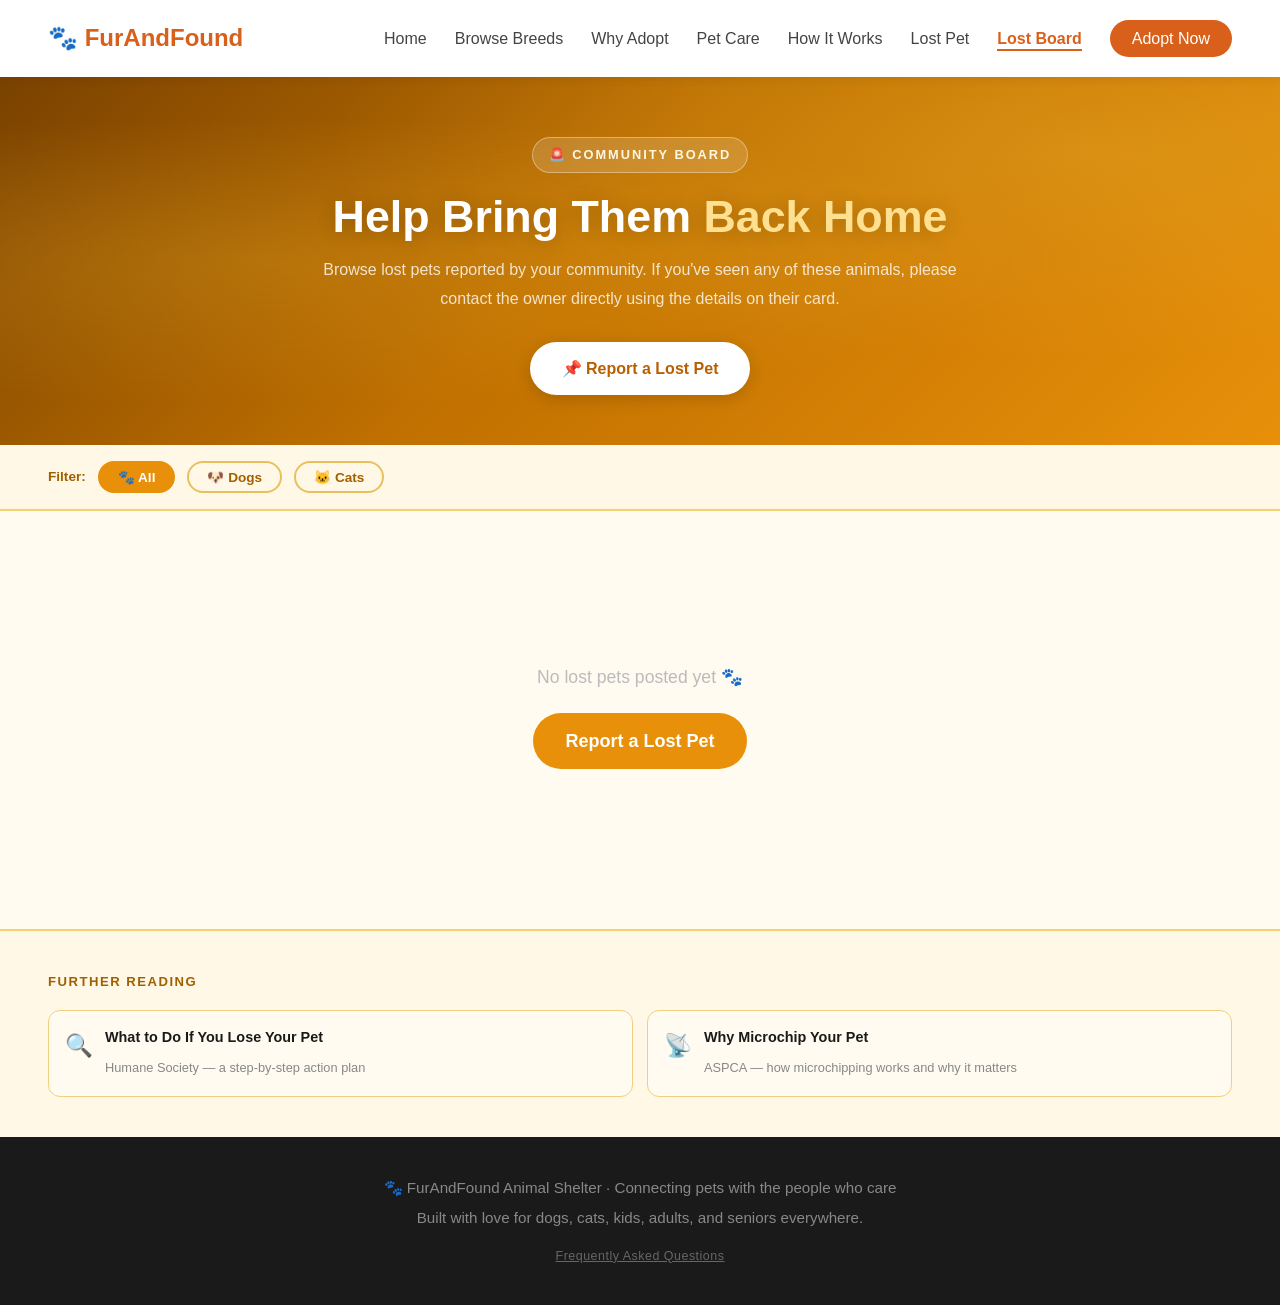
<file: board.html>
<!DOCTYPE html>
<html lang="en">
<head>
  <meta charset="UTF-8" />
  <meta name="viewport" content="width=device-width, initial-scale=1.0" />
  <title>FurAndFound — Lost Pet Board</title>
  <meta name="description" content="Community lost pet board — help reunite lost animals with their families." />
  <link rel="stylesheet" href="style.css" />
  <style>
    body { background: #fffbf0; }

    /* HERO */
    #board-hero {
      background: linear-gradient(135deg, #7a4200 0%, #c07000 45%, #e8900a 100%);
      padding: 60px 48px 50px;
      text-align: center;
      position: relative;
      overflow: hidden;
    }

    #board-hero::before {
      content: '';
      position: absolute;
      inset: 0;
      background:
        radial-gradient(ellipse at 20% 50%, rgba(255,200,50,0.20) 0%, transparent 55%),
        radial-gradient(ellipse at 85% 20%, rgba(255,240,100,0.15) 0%, transparent 50%);
      pointer-events: none;
    }

    #board-hero .hero-inner {
      position: relative;
      z-index: 1;
      max-width: 680px;
      margin: 0 auto;
    }

    #board-hero .hero-tag {
      display: inline-block;
      background: rgba(255,255,255,0.15);
      border: 1px solid rgba(255,255,255,0.35);
      color: #fff8e0;
      font-size: 0.8rem;
      font-weight: 700;
      letter-spacing: 2px;
      text-transform: uppercase;
      padding: 6px 16px;
      border-radius: 20px;
      margin-bottom: 18px;
    }

    #board-hero h1 {
      font-size: 2.8rem;
      color: #fff;
      line-height: 1.15;
      margin-bottom: 14px;
      text-shadow: 0 2px 20px rgba(0,0,0,0.2);
    }

    #board-hero h1 em { font-style: normal; color: #ffe090; }

    #board-hero p {
      font-size: 1rem;
      color: rgba(255,255,255,0.8);
      line-height: 1.8;
      margin-bottom: 28px;
    }

    #board-hero .hero-btn {
      display: inline-block;
      background: #fff;
      color: #b86000;
      padding: 13px 32px;
      border-radius: 32px;
      font-weight: 800;
      font-size: 1rem;
      text-decoration: none;
      box-shadow: 0 4px 16px rgba(0,0,0,0.15);
      transition: transform 0.15s, box-shadow 0.15s;
    }

    #board-hero .hero-btn:hover {
      transform: translateY(-2px);
      box-shadow: 0 8px 24px rgba(0,0,0,0.2);
    }

    /* FILTER BAR */
    .filter-bar {
      background: #fff8e6;
      border-bottom: 2px solid #f5d070;
      padding: 16px 48px;
      display: flex;
      align-items: center;
      gap: 12px;
      flex-wrap: wrap;
    }

    .filter-bar span {
      font-size: 0.85rem;
      font-weight: 700;
      color: #a06000;
    }

    .filter-pill {
      background: transparent;
      border: 2px solid #e8c060;
      color: #a06000;
      padding: 6px 18px;
      border-radius: 20px;
      font-size: 0.85rem;
      font-weight: 700;
      cursor: pointer;
      font-family: inherit;
      transition: all 0.2s;
    }

    .filter-pill:hover,
    .filter-pill.active {
      background: #e8900a;
      border-color: #e8900a;
      color: #fff;
    }

    /* BOARD */
    #board-wrap {
      max-width: 1140px;
      margin: 0 auto;
      padding: 48px 48px 80px;
    }

    .board-count {
      font-size: 0.88rem;
      color: #a06000;
      font-weight: 700;
      margin-bottom: 24px;
    }

    .board-grid {
      display: grid;
      grid-template-columns: repeat(auto-fill, minmax(260px, 1fr));
      gap: 24px;
    }

    .board-card {
      background: #fff;
      border-radius: 16px;
      overflow: hidden;
      box-shadow: 0 4px 20px rgba(200,130,0,0.10);
      border-top: 4px solid #e8900a;
      display: flex;
      flex-direction: column;
      transition: transform 0.2s, box-shadow 0.2s;
    }

    .board-card:hover {
      transform: translateY(-4px);
      box-shadow: 0 8px 32px rgba(200,130,0,0.18);
    }

    .board-card-photo {
      width: 100%;
      height: 180px;
      object-fit: cover;
    }

    .board-card-photo-placeholder {
      width: 100%;
      height: 180px;
      background: #ffedc0;
      display: flex;
      align-items: center;
      justify-content: center;
      font-size: 3.5rem;
    }

    .board-card-body {
      padding: 18px 20px;
      flex: 1;
      display: flex;
      flex-direction: column;
      gap: 6px;
    }

    .board-card-status {
      font-size: 0.72rem;
      font-weight: 800;
      letter-spacing: 2px;
      text-transform: uppercase;
      color: #e8900a;
    }

    .board-card-name {
      font-size: 1.3rem;
      font-weight: 800;
      color: #1a1a1a;
    }

    .board-card-meta {
      font-size: 0.86rem;
      color: #666;
      line-height: 1.7;
    }

    .board-card-reward {
      background: #ffedc0;
      color: #a06000;
      font-weight: 800;
      font-size: 0.88rem;
      padding: 6px 12px;
      border-radius: 8px;
      margin-top: 4px;
      display: inline-block;
    }

    .board-card-contact {
      font-size: 0.9rem;
      font-weight: 700;
      color: #e8900a;
      margin-top: 6px;
    }

    .board-card-date {
      font-size: 0.75rem;
      color: #ccc;
      margin-top: 4px;
    }

    .board-card-footer {
      padding: 12px 20px;
      border-top: 1px solid #fde8a0;
      display: flex;
      gap: 8px;
    }

    .btn-found {
      flex: 1;
      background: #4a9a6a;
      color: #fff;
      border: none;
      border-radius: 20px;
      padding: 9px;
      font-size: 0.85rem;
      font-weight: 700;
      cursor: pointer;
      transition: background 0.2s;
    }

    .btn-found:hover { background: #357a52; }

    .btn-share-post {
      background: transparent;
      border: 1.5px solid #e8c060;
      color: #a06000;
      border-radius: 20px;
      padding: 9px 14px;
      font-size: 0.85rem;
      font-weight: 700;
      cursor: pointer;
      transition: all 0.2s;
    }

    .btn-share-post:hover {
      background: #ffedc0;
    }

    .board-empty {
      grid-column: 1 / -1;
      text-align: center;
      padding: 80px 20px;
      color: #bbb;
    }

    .board-empty p { font-size: 1.1rem; margin-bottom: 20px; }

    .board-empty a {
      background: #e8900a;
      color: #fff;
      padding: 13px 32px;
      border-radius: 32px;
      text-decoration: none;
      font-weight: 700;
      display: inline-block;
      transition: background 0.2s;
    }

    .board-empty a:hover { background: #c07000; }

    /* RESPONSIVE */
    @media (max-width: 860px) {
      #board-hero { padding: 48px 24px 40px; }
      #board-hero h1 { font-size: 2rem; }
      #board-wrap { padding: 32px 24px 60px; }
      .filter-bar { padding: 14px 24px; }
    }

    @media (max-width: 520px) {
      .board-grid { grid-template-columns: 1fr; }
    }
  </style>
</head>
<body>

  <nav>
    <a href="index.html" class="nav-logo">🐾 FurAndFound</a>
    <ul class="nav-links">
      <li><a href="index.html">Home</a></li>
      <li><a href="meet.html">Browse Breeds</a></li>
      <li><a href="why.html">Why Adopt</a></li>
      <li><a href="care.html">Pet Care</a></li>
      <li><a href="how.html">How It Works</a></li>
      <li><a href="lost.html">Lost Pet</a></li>
      <li><a href="board.html" class="nav-active">Lost Board</a></li>
      <li><a href="https://www.petfinder.com" target="_blank" rel="noopener" class="nav-btn">Adopt Now</a></li>
    </ul>
  </nav>

  <!-- HERO -->
  <div id="board-hero">
    <div class="hero-inner">
      <span class="hero-tag">🚨 Community Board</span>
      <h1>Help Bring Them <em>Back Home</em></h1>
      <p>Browse lost pets reported by your community. If you've seen any of these animals, please contact the owner directly using the details on their card.</p>
      <a href="lost.html" class="hero-btn">📌 Report a Lost Pet</a>
    </div>
  </div>

  <!-- FILTER BAR -->
  <div class="filter-bar">
    <span>Filter:</span>
    <button class="filter-pill active" onclick="filterBoard('all', this)">🐾 All</button>
    <button class="filter-pill" onclick="filterBoard('Dog', this)">🐶 Dogs</button>
    <button class="filter-pill" onclick="filterBoard('Cat', this)">🐱 Cats</button>
  </div>

  <!-- BOARD -->
  <div id="board-wrap">
    <div class="board-count" id="board-count"></div>
    <div class="board-grid" id="board-grid"></div>
  </div>

  <div class="further-reading" style="background:#fff8e6; border-top-color:#f5d070;">
    <h4 style="color:#a06000;">Further Reading</h4>
    <div class="further-reading-grid">
      <a href="https://www.humanesociety.org/resources/what-do-if-you-lose-your-pet" target="_blank" rel="noopener" class="further-reading-card" style="border-color:#f0d080; background:#fffbf0;">
        <span class="fr-icon">🔍</span>
        <div class="fr-text"><strong>What to Do If You Lose Your Pet</strong><span>Humane Society — a step-by-step action plan</span></div>
      </a>
      <a href="https://www.aspca.org/pet-care/general-pet-care/microchipping-your-pet" target="_blank" rel="noopener" class="further-reading-card" style="border-color:#f0d080; background:#fffbf0;">
        <span class="fr-icon">📡</span>
        <div class="fr-text"><strong>Why Microchip Your Pet</strong><span>ASPCA — how microchipping works and why it matters</span></div>
      </a>
    </div>
  </div>

  <footer>
    <p>🐾 FurAndFound Animal Shelter · Connecting pets with the people who care</p>
    <p>Built with love for dogs, cats, kids, adults, and seniors everywhere.</p>
    <p style="margin-top:10px; font-size:0.78rem;"><a href="faq.html" style="color:#666; text-decoration:underline; letter-spacing:0.5px;">Frequently Asked Questions</a></p>
  </footer>

  <script>
    let currentFilter = 'all';

    function filterBoard(type, btn) {
      currentFilter = type;
      document.querySelectorAll('.filter-pill').forEach(b => b.classList.remove('active'));
      btn.classList.add('active');
      renderBoard();
    }

    function markFound(id) {
      let posts = JSON.parse(localStorage.getItem('lostPetBoard') || '[]');
      posts = posts.filter(p => p.id !== id);
      localStorage.setItem('lostPetBoard', JSON.stringify(posts));
      renderBoard();
      alert('🎉 Amazing news! So glad they\'re home safe. Poster removed from the board.');
    }

    function shareCard(id) {
      const posts = JSON.parse(localStorage.getItem('lostPetBoard') || '[]');
      const p = posts.find(x => x.id === id);
      if (!p) return;
      const text = `🚨 LOST ${p.type.toUpperCase()}: ${p.name} — Last seen: ${p.location}. Contact: ${p.contact}`;
      navigator.clipboard.writeText(text).then(() => alert('📋 Copied to clipboard! Paste it anywhere to share.'));
    }

    function renderBoard() {
      const posts = JSON.parse(localStorage.getItem('lostPetBoard') || '[]');
      const filtered = currentFilter === 'all' ? posts : posts.filter(p => p.type === currentFilter);
      const grid = document.getElementById('board-grid');
      const count = document.getElementById('board-count');

      if (filtered.length === 0) {
        count.textContent = '';
        grid.innerHTML = `
          <div class="board-empty">
            <p>No lost pets posted yet${currentFilter !== 'all' ? ' for this filter' : ''} 🐾</p>
            <a href="lost.html">Report a Lost Pet</a>
          </div>`;
        return;
      }

      count.textContent = `${filtered.length} lost pet${filtered.length !== 1 ? 's' : ''} reported`;
      grid.innerHTML = filtered.map(p => `
        <div class="board-card">
          ${p.photo
            ? `<img class="board-card-photo" src="${p.photo}" alt="${p.name}" />`
            : `<div class="board-card-photo-placeholder">${p.type === 'Dog' ? '🐶' : p.type === 'Cat' ? '🐱' : '🐾'}</div>`}
          <div class="board-card-body">
            <div class="board-card-status">🚨 Lost ${p.type}</div>
            <div class="board-card-name">${p.name}</div>
            <div class="board-card-meta">
              ${p.breed ? `<strong>Breed:</strong> ${p.breed}<br>` : ''}
              ${p.color ? `<strong>Colour:</strong> ${p.color}<br>` : ''}
              <strong>Last seen:</strong> ${p.location}${p.date ? ' · ' + p.date : ''}
              ${p.desc ? `<br>${p.desc}` : ''}
            </div>
            ${p.reward ? `<span class="board-card-reward">💰 $${p.reward} Reward</span>` : ''}
            <div class="board-card-contact">📞 ${p.contact}</div>
            <div class="board-card-date">Posted ${p.postedAt}</div>
          </div>
          <div class="board-card-footer">
            <button class="btn-found" onclick="markFound(${p.id})">🎉 Found!</button>
            <button class="btn-share-post" onclick="shareCard(${p.id})">📋 Copy</button>
          </div>
        </div>
      `).join('');
    }

    renderBoard();
  </script>

</body>
</html>
</file>
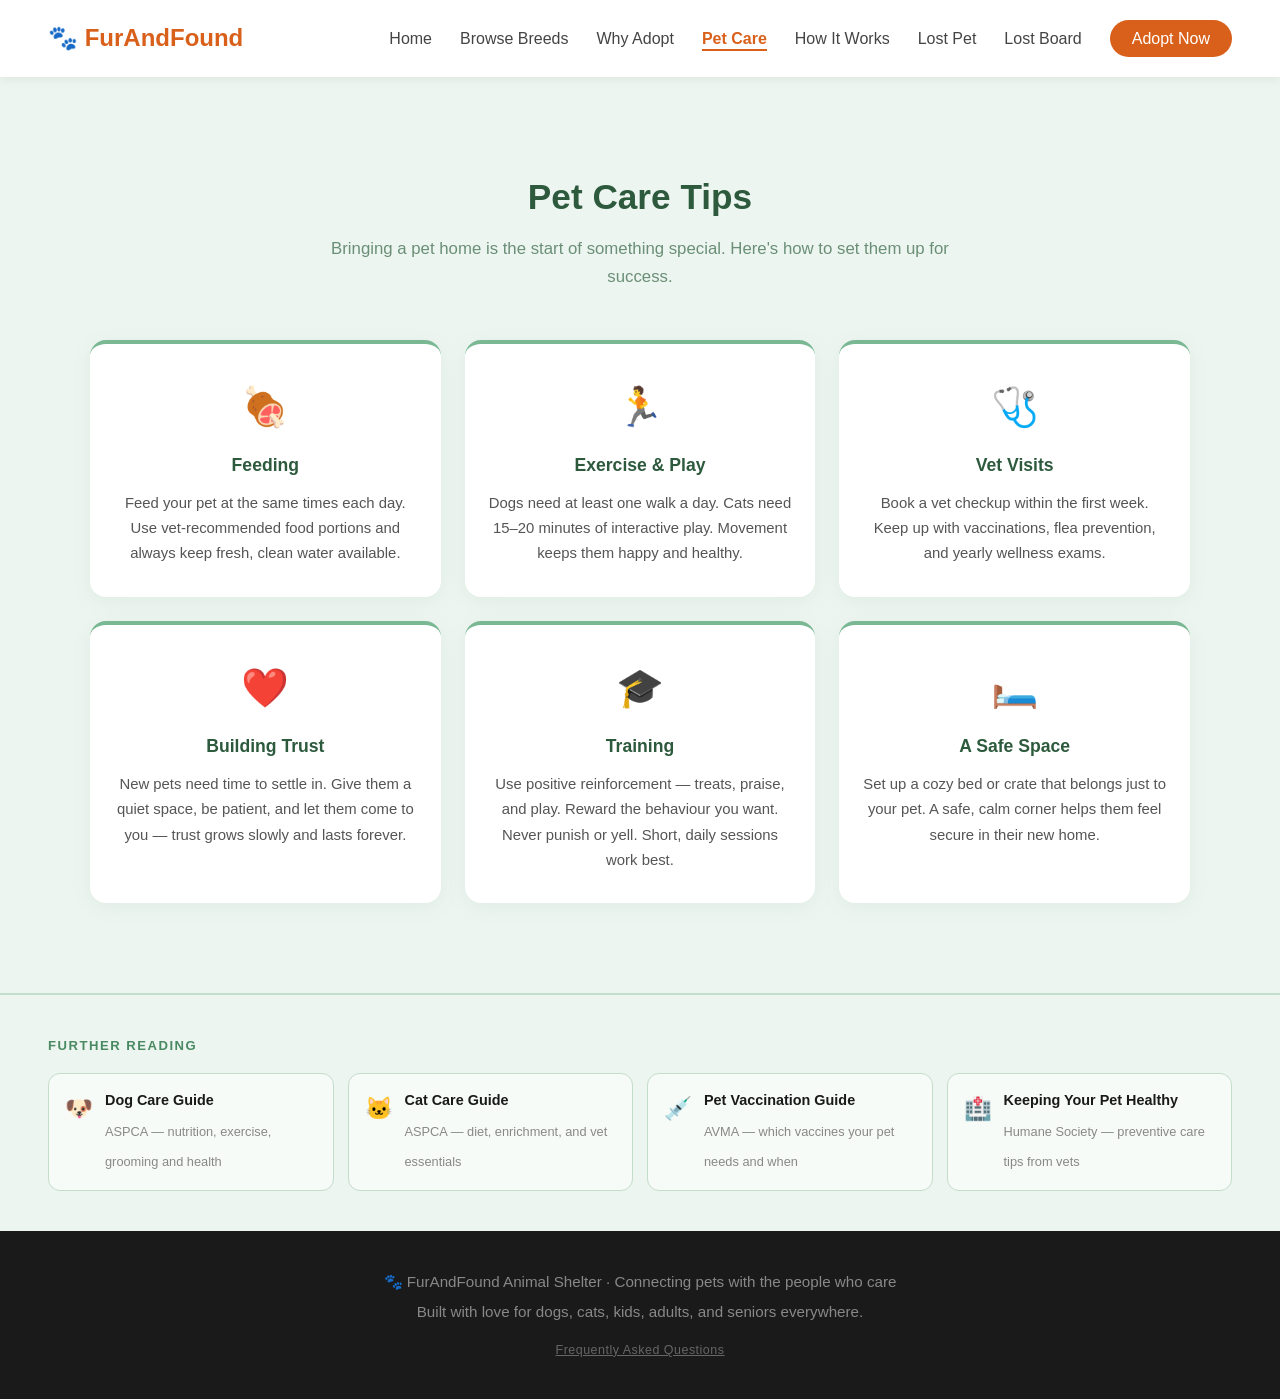
<file: care.html>
<!DOCTYPE html>
<html lang="en">
<head>
  <meta charset="UTF-8" />
  <meta name="viewport" content="width=device-width, initial-scale=1.0" />
  <title>FurAndFound — Pet Care</title>
  <meta name="description" content="Essential pet care tips for new owners — feeding, exercise, vet visits, training, and building trust with your adopted animal." />
  <link rel="stylesheet" href="style.css" />
  <style>
    /* ── Care page: sage green / warm cream theme ── */
    body { background: #f7fbf8; }

    section { background: #f7fbf8; }
    section:nth-child(even) { background: #edf5f0; }

    h2 { color: #2d5a3d; }

    .section-sub { color: #6a8f76; }

    .tip-card {
      background: #fff;
      border-top: 4px solid #7ab893;
      box-shadow: 0 4px 20px rgba(80,140,100,0.08);
    }
    .tip-card:hover {
      transform: translateY(-4px);
      box-shadow: 0 8px 28px rgba(80,140,100,0.14);
      border-top-color: #4a8a63;
    }
    .tip-card h3 { color: #2d5a3d; }

    .further-reading {
      background: #edf5f0;
      border-top-color: #c2ddc9;
    }
    .further-reading h4 { color: #4a8a63; }
    .further-reading-card { border-color: #c2ddc9; background: #f7fbf8; }
    .further-reading-card:hover { border-color: #4a8a63; box-shadow: 0 2px 12px rgba(74,138,99,0.12); }
  </style>
</head>
<body>

  <nav>
    <a href="index.html" class="nav-logo">🐾 FurAndFound</a>
    <ul class="nav-links">
      <li><a href="index.html">Home</a></li>
      <li><a href="meet.html">Browse Breeds</a></li>
      <li><a href="why.html">Why Adopt</a></li>
      <li><a href="care.html" class="nav-active">Pet Care</a></li>
      <li><a href="how.html">How It Works</a></li>
      <li><a href="lost.html">Lost Pet</a></li>
      <li><a href="board.html">Lost Board</a></li>
      <li><a href="https://www.petfinder.com" target="_blank" rel="noopener" class="nav-btn">Adopt Now</a></li>
    </ul>
  </nav>

  <section>
    <h2>Pet Care Tips</h2>
    <p class="section-sub">Bringing a pet home is the start of something special. Here's how to set them up for success.</p>

    <div class="tips-grid">

      <div class="tip-card">
        <div class="tip-icon">🍖</div>
        <h3>Feeding</h3>
        <p>Feed your pet at the same times each day. Use vet-recommended food portions and always keep fresh, clean water available.</p>
      </div>

      <div class="tip-card">
        <div class="tip-icon">🏃</div>
        <h3>Exercise &amp; Play</h3>
        <p>Dogs need at least one walk a day. Cats need 15–20 minutes of interactive play. Movement keeps them happy and healthy.</p>
      </div>

      <div class="tip-card">
        <div class="tip-icon">🩺</div>
        <h3>Vet Visits</h3>
        <p>Book a vet checkup within the first week. Keep up with vaccinations, flea prevention, and yearly wellness exams.</p>
      </div>

      <div class="tip-card">
        <div class="tip-icon">❤️</div>
        <h3>Building Trust</h3>
        <p>New pets need time to settle in. Give them a quiet space, be patient, and let them come to you — trust grows slowly and lasts forever.</p>
      </div>

      <div class="tip-card">
        <div class="tip-icon">🎓</div>
        <h3>Training</h3>
        <p>Use positive reinforcement — treats, praise, and play. Reward the behaviour you want. Never punish or yell. Short, daily sessions work best.</p>
      </div>

      <div class="tip-card">
        <div class="tip-icon">🛏️</div>
        <h3>A Safe Space</h3>
        <p>Set up a cozy bed or crate that belongs just to your pet. A safe, calm corner helps them feel secure in their new home.</p>
      </div>

    </div>
  </section>

  <div class="further-reading">
    <h4>Further Reading</h4>
    <div class="further-reading-grid">
      <a href="https://www.aspca.org/pet-care/dog-care" target="_blank" rel="noopener" class="further-reading-card">
        <span class="fr-icon">🐶</span>
        <div class="fr-text"><strong>Dog Care Guide</strong><span>ASPCA — nutrition, exercise, grooming and health</span></div>
      </a>
      <a href="https://www.aspca.org/pet-care/cat-care" target="_blank" rel="noopener" class="further-reading-card">
        <span class="fr-icon">🐱</span>
        <div class="fr-text"><strong>Cat Care Guide</strong><span>ASPCA — diet, enrichment, and vet essentials</span></div>
      </a>
      <a href="https://www.avma.org/resources-tools/pet-owners/petcare/vaccination" target="_blank" rel="noopener" class="further-reading-card">
        <span class="fr-icon">💉</span>
        <div class="fr-text"><strong>Pet Vaccination Guide</strong><span>AVMA — which vaccines your pet needs and when</span></div>
      </a>
      <a href="https://www.humanesociety.org/resources/how-keep-your-pet-healthy" target="_blank" rel="noopener" class="further-reading-card">
        <span class="fr-icon">🏥</span>
        <div class="fr-text"><strong>Keeping Your Pet Healthy</strong><span>Humane Society — preventive care tips from vets</span></div>
      </a>
    </div>
  </div>

  <footer>
    <p>🐾 FurAndFound Animal Shelter · Connecting pets with the people who care</p>
    <p>Built with love for dogs, cats, kids, adults, and seniors everywhere.</p>
    <p style="margin-top:10px; font-size:0.78rem;"><a href="faq.html" style="color:#666; text-decoration:underline; letter-spacing:0.5px;">Frequently Asked Questions</a></p>
  </footer>

</body>
</html>
</file>
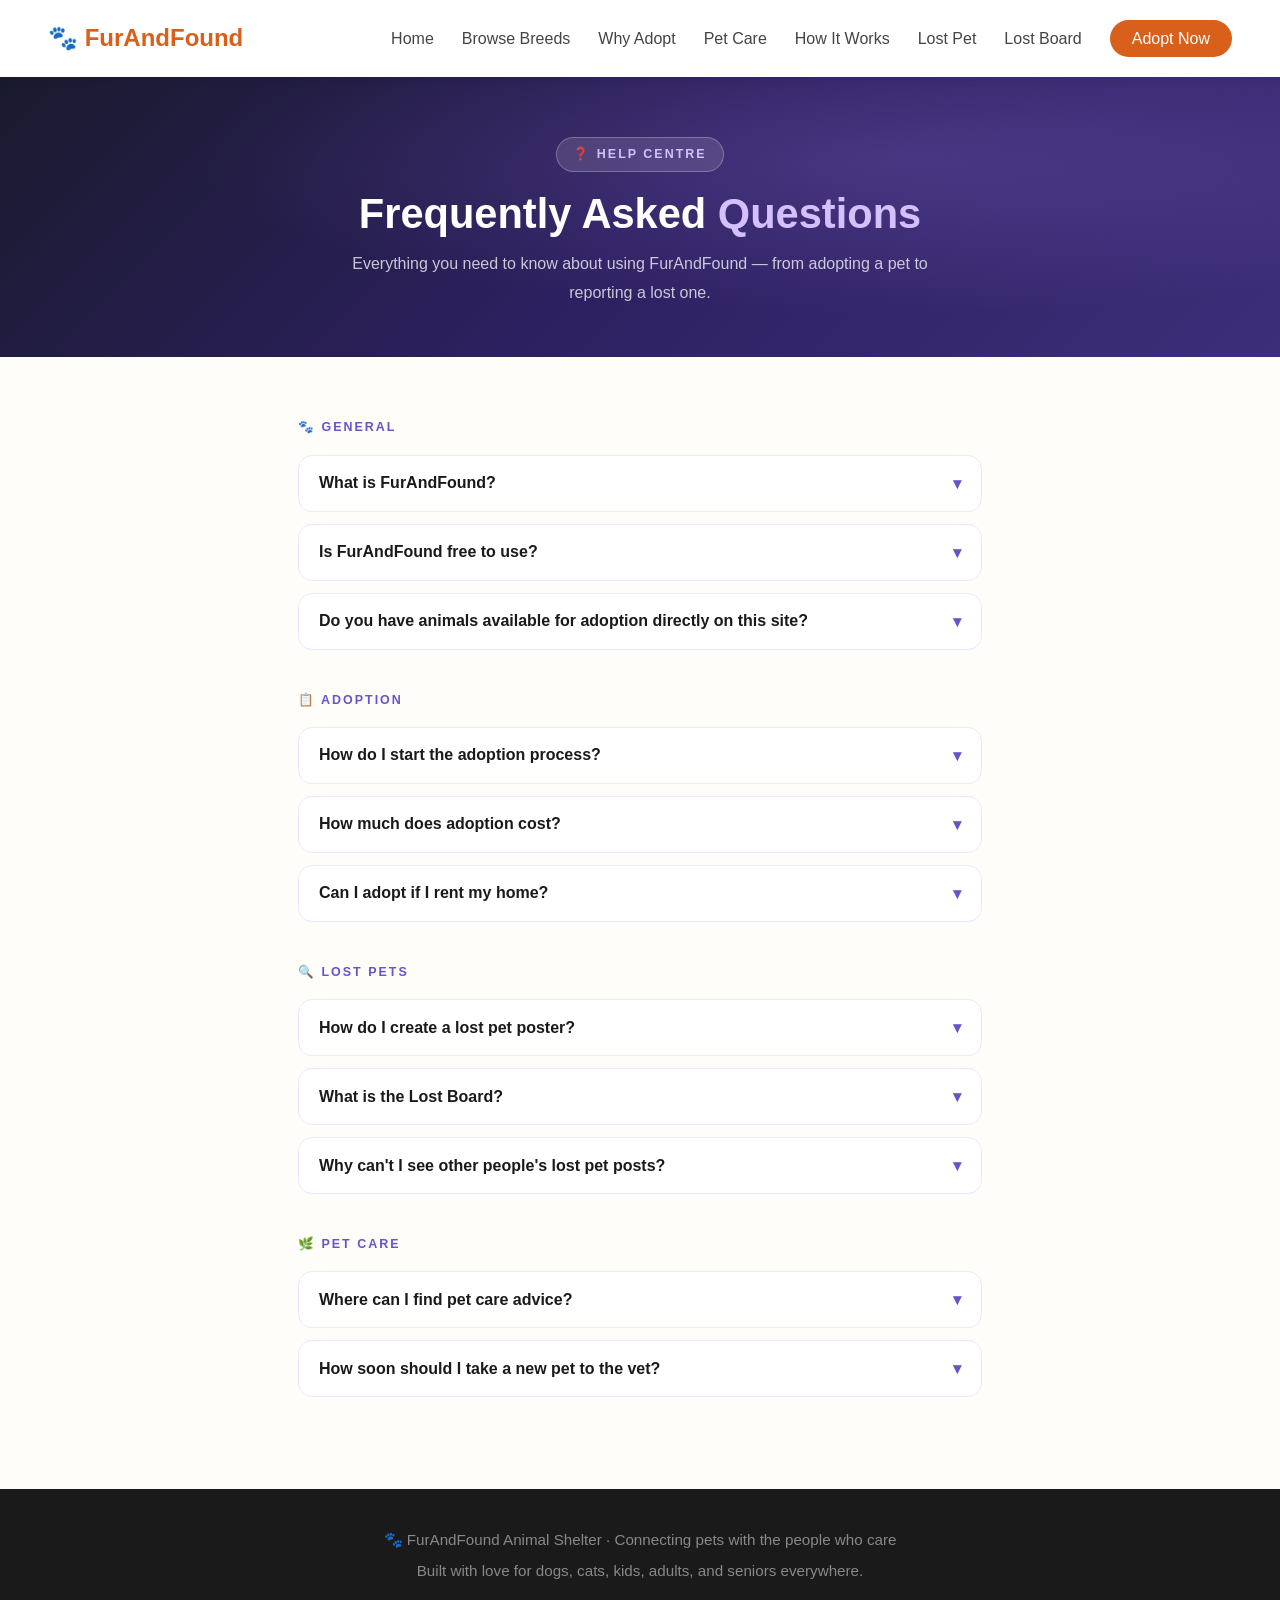
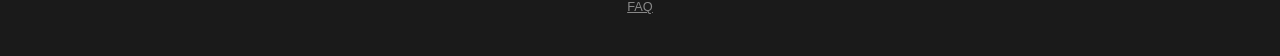
<file: faq.html>
<!DOCTYPE html>
<html lang="en">
<head>
  <meta charset="UTF-8" />
  <meta name="viewport" content="width=device-width, initial-scale=1.0" />
  <title>FurAndFound — FAQ</title>
  <meta name="description" content="Frequently asked questions about FurAndFound — adoption, lost pets, the community board, and more." />
  <link rel="stylesheet" href="style.css" />
  <style>
    body { background: #fffdf9; }

    #faq-hero {
      background: linear-gradient(135deg, #1a1a2e 0%, #2d2060 50%, #3d2e7a 100%);
      padding: 60px 48px 50px;
      text-align: center;
      position: relative;
      overflow: hidden;
    }

    #faq-hero::before {
      content: '';
      position: absolute;
      inset: 0;
      background: radial-gradient(ellipse at 70% 30%, rgba(180,140,255,0.18) 0%, transparent 55%);
      pointer-events: none;
    }

    #faq-hero .inner { position: relative; z-index: 1; max-width: 620px; margin: 0 auto; }

    #faq-hero .tag {
      display: inline-block;
      background: rgba(255,255,255,0.12);
      border: 1px solid rgba(255,255,255,0.25);
      color: #d4c0ff;
      font-size: 0.78rem;
      font-weight: 700;
      letter-spacing: 2px;
      text-transform: uppercase;
      padding: 6px 16px;
      border-radius: 20px;
      margin-bottom: 18px;
    }

    #faq-hero h1 { font-size: 2.6rem; color: #fff; margin-bottom: 12px; }
    #faq-hero h1 em { font-style: normal; color: #d4c0ff; }
    #faq-hero p { color: rgba(255,255,255,0.75); font-size: 1rem; line-height: 1.8; }

    #faq-wrap {
      max-width: 780px;
      margin: 0 auto;
      padding: 60px 48px 80px;
    }

    .faq-category {
      font-size: 0.78rem;
      font-weight: 800;
      letter-spacing: 2px;
      text-transform: uppercase;
      color: #6a52c8;
      margin: 40px 0 16px;
    }

    .faq-category:first-child { margin-top: 0; }

    .faq-item {
      border: 1.5px solid #ede8ff;
      border-radius: 14px;
      margin-bottom: 12px;
      overflow: hidden;
      background: #fff;
      transition: box-shadow 0.2s;
    }

    .faq-item:hover { box-shadow: 0 4px 16px rgba(106,82,200,0.10); }

    .faq-question {
      width: 100%;
      background: none;
      border: none;
      text-align: left;
      padding: 18px 20px;
      font-size: 1rem;
      font-weight: 700;
      color: #1a1a1a;
      cursor: pointer;
      display: flex;
      justify-content: space-between;
      align-items: center;
      font-family: inherit;
      gap: 12px;
    }

    .faq-question:hover { color: #6a52c8; }

    .faq-chevron {
      font-size: 1rem;
      color: #6a52c8;
      transition: transform 0.25s;
      flex-shrink: 0;
    }

    .faq-item.open .faq-chevron { transform: rotate(180deg); }

    .faq-answer {
      display: none;
      padding: 0 20px 18px;
      font-size: 0.95rem;
      color: #555;
      line-height: 1.8;
      border-top: 1px solid #ede8ff;
    }

    .faq-item.open .faq-answer { display: block; }

    .faq-answer a { color: #6a52c8; }

    @media (max-width: 700px) {
      #faq-hero { padding: 48px 24px 40px; }
      #faq-hero h1 { font-size: 2rem; }
      #faq-wrap { padding: 40px 20px 60px; }
    }
  </style>
</head>
<body>

  <nav>
    <a href="index.html" class="nav-logo">🐾 FurAndFound</a>
    <ul class="nav-links">
      <li><a href="index.html">Home</a></li>
      <li><a href="meet.html">Browse Breeds</a></li>
      <li><a href="why.html">Why Adopt</a></li>
      <li><a href="care.html">Pet Care</a></li>
      <li><a href="how.html">How It Works</a></li>
      <li><a href="lost.html">Lost Pet</a></li>
      <li><a href="board.html">Lost Board</a></li>
      <li><a href="https://www.petfinder.com" target="_blank" rel="noopener" class="nav-btn">Adopt Now</a></li>
    </ul>
  </nav>

  <div id="faq-hero">
    <div class="inner">
      <span class="tag">❓ Help Centre</span>
      <h1>Frequently Asked <em>Questions</em></h1>
      <p>Everything you need to know about using FurAndFound — from adopting a pet to reporting a lost one.</p>
    </div>
  </div>

  <div id="faq-wrap">

    <div class="faq-category">🐾 General</div>

    <div class="faq-item">
      <button class="faq-question" onclick="toggleFaq(this)">
        What is FurAndFound? <span class="faq-chevron">▾</span>
      </button>
      <div class="faq-answer">
        FurAndFound is a community website that helps connect shelter animals with loving homes. We link to trusted organisations like Petfinder, the ASPCA, and the Humane Society where you can adopt, volunteer, or donate.
      </div>
    </div>

    <div class="faq-item">
      <button class="faq-question" onclick="toggleFaq(this)">
        Is FurAndFound free to use? <span class="faq-chevron">▾</span>
      </button>
      <div class="faq-answer">
        Yes — completely free. There are no fees, no sign-ups required, and no ads. Everything on this site is here to help animals find homes.
      </div>
    </div>

    <div class="faq-item">
      <button class="faq-question" onclick="toggleFaq(this)">
        Do you have animals available for adoption directly on this site? <span class="faq-chevron">▾</span>
      </button>
      <div class="faq-answer">
        No — we don't house animals ourselves. We link directly to Petfinder where you can search real animals available near you. Every "Adopt Now" button takes you to Petfinder's listings.
      </div>
    </div>

    <div class="faq-category">📋 Adoption</div>

    <div class="faq-item">
      <button class="faq-question" onclick="toggleFaq(this)">
        How do I start the adoption process? <span class="faq-chevron">▾</span>
      </button>
      <div class="faq-answer">
        Head to our <a href="how.html">How It Works</a> page for a full step-by-step guide. In short: search on Petfinder, contact the shelter, submit an application, and bring your new pet home.
      </div>
    </div>

    <div class="faq-item">
      <button class="faq-question" onclick="toggleFaq(this)">
        How much does adoption cost? <span class="faq-chevron">▾</span>
      </button>
      <div class="faq-answer">
        Adoption fees typically range from $0 to $500 depending on the shelter and animal. The fee usually covers vaccinations, microchipping, and spay/neuter surgery — far less than buying from a breeder.
      </div>
    </div>

    <div class="faq-item">
      <button class="faq-question" onclick="toggleFaq(this)">
        Can I adopt if I rent my home? <span class="faq-chevron">▾</span>
      </button>
      <div class="faq-answer">
        Yes, but you'll need your landlord's permission and may need to provide their contact details on your adoption application. Check your lease first — some buildings have pet size or breed restrictions.
      </div>
    </div>

    <div class="faq-category">🔍 Lost Pets</div>

    <div class="faq-item">
      <button class="faq-question" onclick="toggleFaq(this)">
        How do I create a lost pet poster? <span class="faq-chevron">▾</span>
      </button>
      <div class="faq-answer">
        Go to our <a href="lost.html">Lost Pet</a> page, fill in your pet's details, upload a photo, and click Generate Poster. You can then print it or share it across social media, WhatsApp, SMS, and more.
      </div>
    </div>

    <div class="faq-item">
      <button class="faq-question" onclick="toggleFaq(this)">
        What is the Lost Board? <span class="faq-chevron">▾</span>
      </button>
      <div class="faq-answer">
        The <a href="board.html">Lost Board</a> is a community page where lost pet posters are displayed. After generating your poster, click "Post to Board" to add it. When your pet is found, click 🎉 Found! to remove it.
      </div>
    </div>

    <div class="faq-item">
      <button class="faq-question" onclick="toggleFaq(this)">
        Why can't I see other people's lost pet posts? <span class="faq-chevron">▾</span>
      </button>
      <div class="faq-answer">
        Currently posts are saved locally in your browser, so each visitor only sees their own. We're working on connecting a shared database so everyone sees the same board. Stay tuned!
      </div>
    </div>

    <div class="faq-category">🌿 Pet Care</div>

    <div class="faq-item">
      <button class="faq-question" onclick="toggleFaq(this)">
        Where can I find pet care advice? <span class="faq-chevron">▾</span>
      </button>
      <div class="faq-answer">
        Our <a href="care.html">Pet Care</a> page covers feeding, exercise, vet visits, training, and building trust with a new pet. Each page also has a Further Reading section linking to expert guides from the ASPCA, Humane Society, and AVMA.
      </div>
    </div>

    <div class="faq-item">
      <button class="faq-question" onclick="toggleFaq(this)">
        How soon should I take a new pet to the vet? <span class="faq-chevron">▾</span>
      </button>
      <div class="faq-answer">
        Within the first week is ideal. A vet can check for any health issues, confirm vaccinations are up to date, and give you a baseline health record for your new pet.
      </div>
    </div>

  </div>

  <footer>
    <p>🐾 FurAndFound Animal Shelter · Connecting pets with the people who care</p>
    <p>Built with love for dogs, cats, kids, adults, and seniors everywhere.</p>
    <p style="margin-top:8px; font-size:0.8rem;"><a href="faq.html" style="color:#888; text-decoration:underline;">FAQ</a></p>
  </footer>

  <script>
    function toggleFaq(btn) {
      const item = btn.closest('.faq-item');
      item.classList.toggle('open');
    }
  </script>

</body>
</html>
</file>
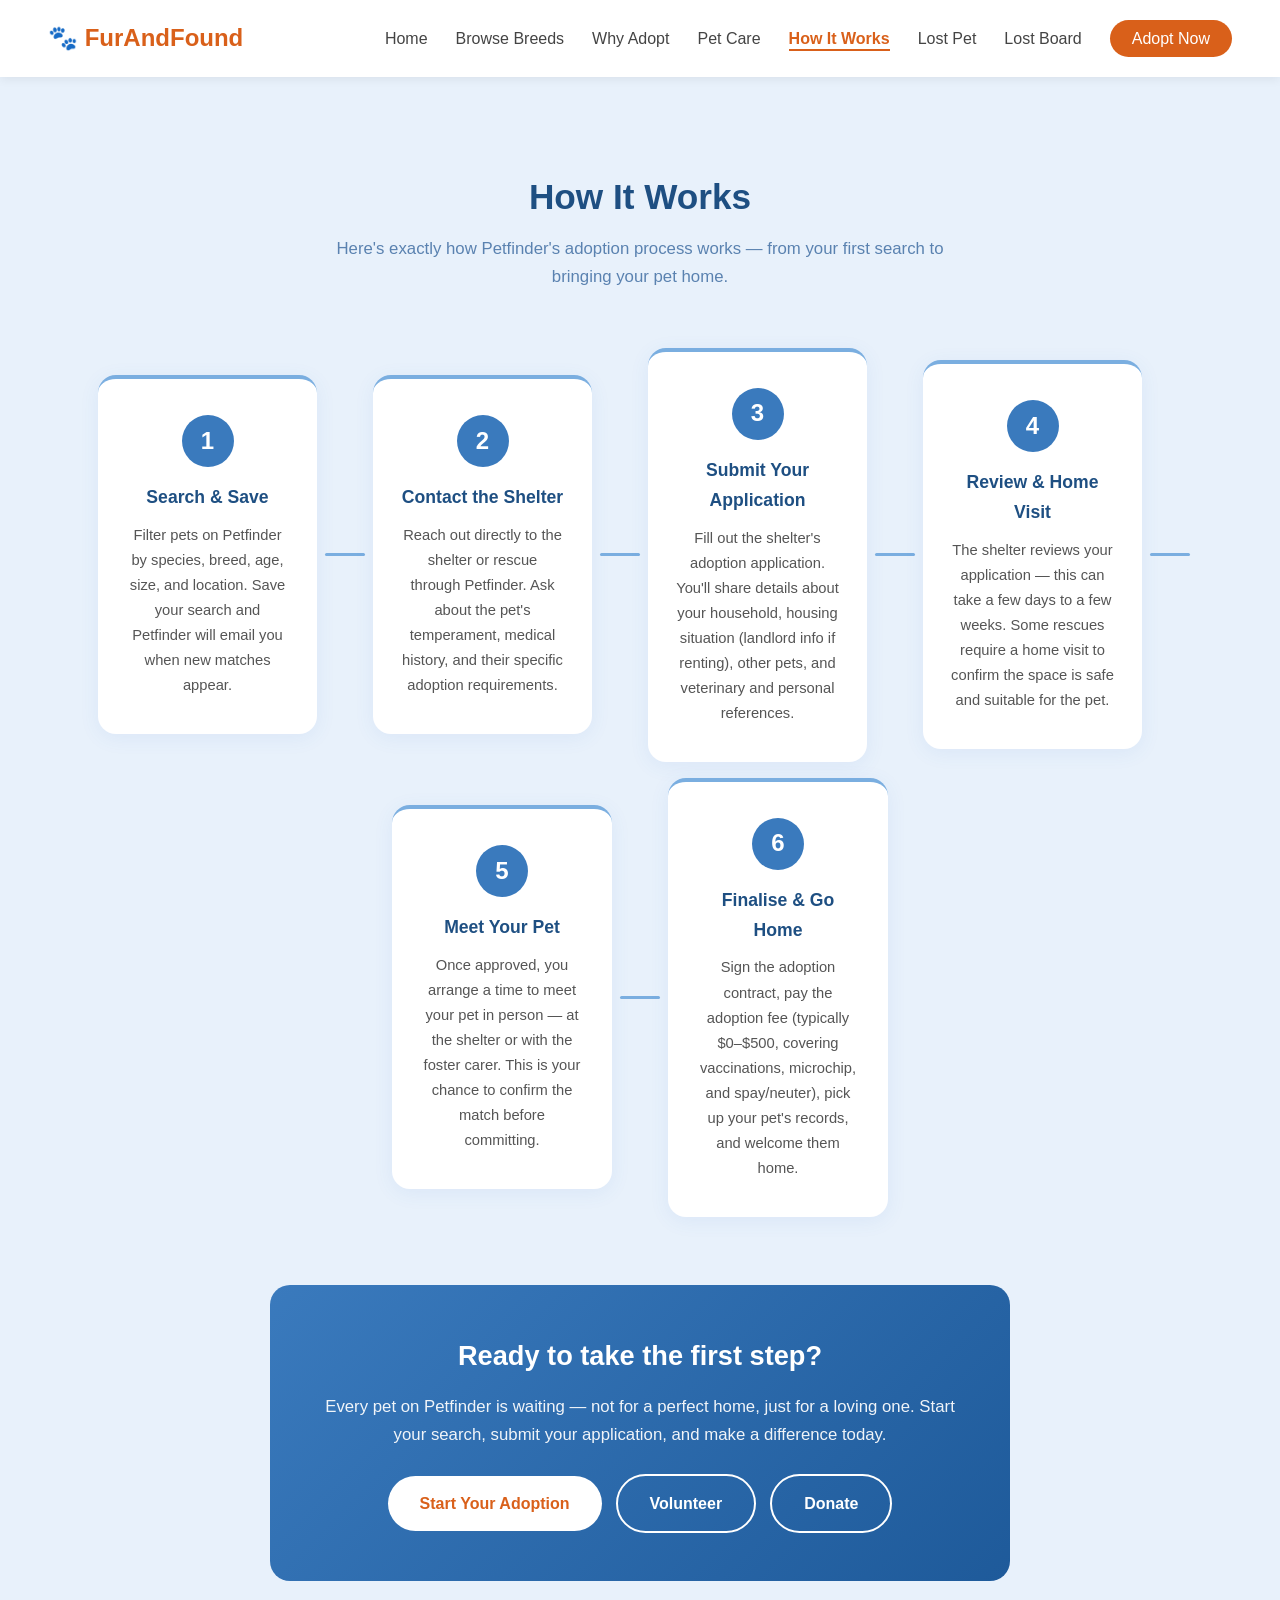
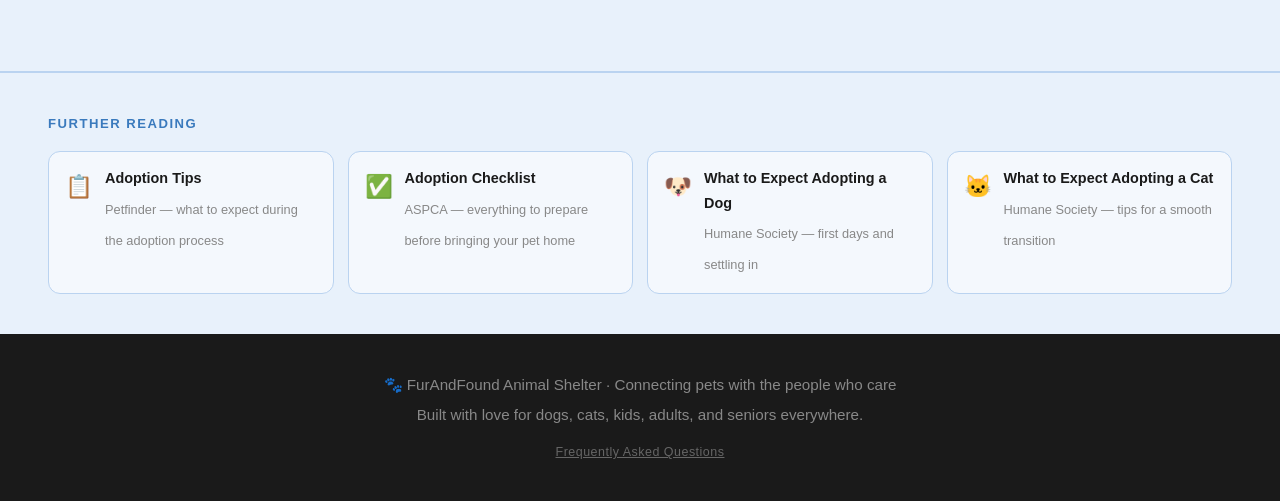
<file: how.html>
<!DOCTYPE html>
<html lang="en">
<head>
  <meta charset="UTF-8" />
  <meta name="viewport" content="width=device-width, initial-scale=1.0" />
  <title>FurAndFound — How It Works</title>
  <meta name="description" content="A step-by-step guide to the pet adoption process — from searching on Petfinder to bringing your new companion home." />
  <link rel="stylesheet" href="style.css" />
  <style>
    /* ── How It Works page: calm sky blue theme ── */
    body { background: #f4f8fd; }

    section { background: #f4f8fd; }
    section:nth-child(even) { background: #e8f1fb; }

    h2 { color: #1e4f82; }

    .section-sub { color: #5a82b0; }

    .step { border-top: 4px solid #7aaee0; box-shadow: 0 4px 20px rgba(60,120,200,0.08); }
    .step h3 { color: #1e4f82; }
    .step-num { background: #3a7abd; }
    .step-connector { background: #7aaee0; }

    .how-cta {
      background: linear-gradient(135deg, #3a7abd 0%, #1e5a9a 100%);
    }

    .further-reading {
      background: #e8f1fb;
      border-top-color: #bad3f0;
    }
    .further-reading h4 { color: #3a7abd; }
    .further-reading-card { border-color: #bad3f0; background: #f4f8fd; }
    .further-reading-card:hover { border-color: #3a7abd; box-shadow: 0 2px 12px rgba(58,122,189,0.12); }
  </style>
</head>
<body>

  <nav>
    <a href="index.html" class="nav-logo">🐾 FurAndFound</a>
    <ul class="nav-links">
      <li><a href="index.html">Home</a></li>
      <li><a href="meet.html">Browse Breeds</a></li>
      <li><a href="why.html">Why Adopt</a></li>
      <li><a href="care.html">Pet Care</a></li>
      <li><a href="how.html" class="nav-active">How It Works</a></li>
      <li><a href="lost.html">Lost Pet</a></li>
      <li><a href="board.html">Lost Board</a></li>
      <li><a href="https://www.petfinder.com" target="_blank" rel="noopener" class="nav-btn">Adopt Now</a></li>
    </ul>
  </nav>

  <section>
    <h2>How It Works</h2>
    <p class="section-sub">Here's exactly how Petfinder's adoption process works — from your first search to bringing your pet home.</p>

    <div class="steps">
      <div class="step">
        <div class="step-num">1</div>
        <h3>Search &amp; Save</h3>
        <p>Filter pets on Petfinder by species, breed, age, size, and location. Save your search and Petfinder will email you when new matches appear.</p>
      </div>
      <div class="step-connector"></div>
      <div class="step">
        <div class="step-num">2</div>
        <h3>Contact the Shelter</h3>
        <p>Reach out directly to the shelter or rescue through Petfinder. Ask about the pet's temperament, medical history, and their specific adoption requirements.</p>
      </div>
      <div class="step-connector"></div>
      <div class="step">
        <div class="step-num">3</div>
        <h3>Submit Your Application</h3>
        <p>Fill out the shelter's adoption application. You'll share details about your household, housing situation (landlord info if renting), other pets, and veterinary and personal references.</p>
      </div>
      <div class="step-connector"></div>
      <div class="step">
        <div class="step-num">4</div>
        <h3>Review &amp; Home Visit</h3>
        <p>The shelter reviews your application — this can take a few days to a few weeks. Some rescues require a home visit to confirm the space is safe and suitable for the pet.</p>
      </div>
      <div class="step-connector"></div>
      <div class="step">
        <div class="step-num">5</div>
        <h3>Meet Your Pet</h3>
        <p>Once approved, you arrange a time to meet your pet in person — at the shelter or with the foster carer. This is your chance to confirm the match before committing.</p>
      </div>
      <div class="step-connector"></div>
      <div class="step">
        <div class="step-num">6</div>
        <h3>Finalise &amp; Go Home</h3>
        <p>Sign the adoption contract, pay the adoption fee (typically $0–$500, covering vaccinations, microchip, and spay/neuter), pick up your pet's records, and welcome them home.</p>
      </div>
    </div>

    <div class="how-cta">
      <h3>Ready to take the first step?</h3>
      <p>Every pet on Petfinder is waiting — not for a perfect home, just for a loving one. Start your search, submit your application, and make a difference today.</p>
      <div class="btn-row" style="justify-content:center;">
        <a href="https://www.petfinder.com" target="_blank" rel="noopener" class="btn-white">Start Your Adoption</a>
        <a href="https://www.humanesociety.org/volunteer" target="_blank" rel="noopener" class="btn-outline-white">Volunteer</a>
        <a href="https://www.aspca.org/donate" target="_blank" rel="noopener" class="btn-outline-white">Donate</a>
      </div>
    </div>
  </section>

  <div class="further-reading">
    <h4>Further Reading</h4>
    <div class="further-reading-grid">
      <a href="https://www.petfinder.com/animal-shelters-and-rescues/pet-adoption-tips/" target="_blank" rel="noopener" class="further-reading-card">
        <span class="fr-icon">📋</span>
        <div class="fr-text"><strong>Adoption Tips</strong><span>Petfinder — what to expect during the adoption process</span></div>
      </a>
      <a href="https://www.aspca.org/adopt/adoption-checklist" target="_blank" rel="noopener" class="further-reading-card">
        <span class="fr-icon">✅</span>
        <div class="fr-text"><strong>Adoption Checklist</strong><span>ASPCA — everything to prepare before bringing your pet home</span></div>
      </a>
      <a href="https://www.humanesociety.org/resources/what-expect-when-adopting-dog" target="_blank" rel="noopener" class="further-reading-card">
        <span class="fr-icon">🐶</span>
        <div class="fr-text"><strong>What to Expect Adopting a Dog</strong><span>Humane Society — first days and settling in</span></div>
      </a>
      <a href="https://www.humanesociety.org/resources/adopting-cat" target="_blank" rel="noopener" class="further-reading-card">
        <span class="fr-icon">🐱</span>
        <div class="fr-text"><strong>What to Expect Adopting a Cat</strong><span>Humane Society — tips for a smooth transition</span></div>
      </a>
    </div>
  </div>

  <footer>
    <p>🐾 FurAndFound Animal Shelter · Connecting pets with the people who care</p>
    <p>Built with love for dogs, cats, kids, adults, and seniors everywhere.</p>
    <p style="margin-top:10px; font-size:0.78rem;"><a href="faq.html" style="color:#666; text-decoration:underline; letter-spacing:0.5px;">Frequently Asked Questions</a></p>
  </footer>

</body>
</html>
</file>
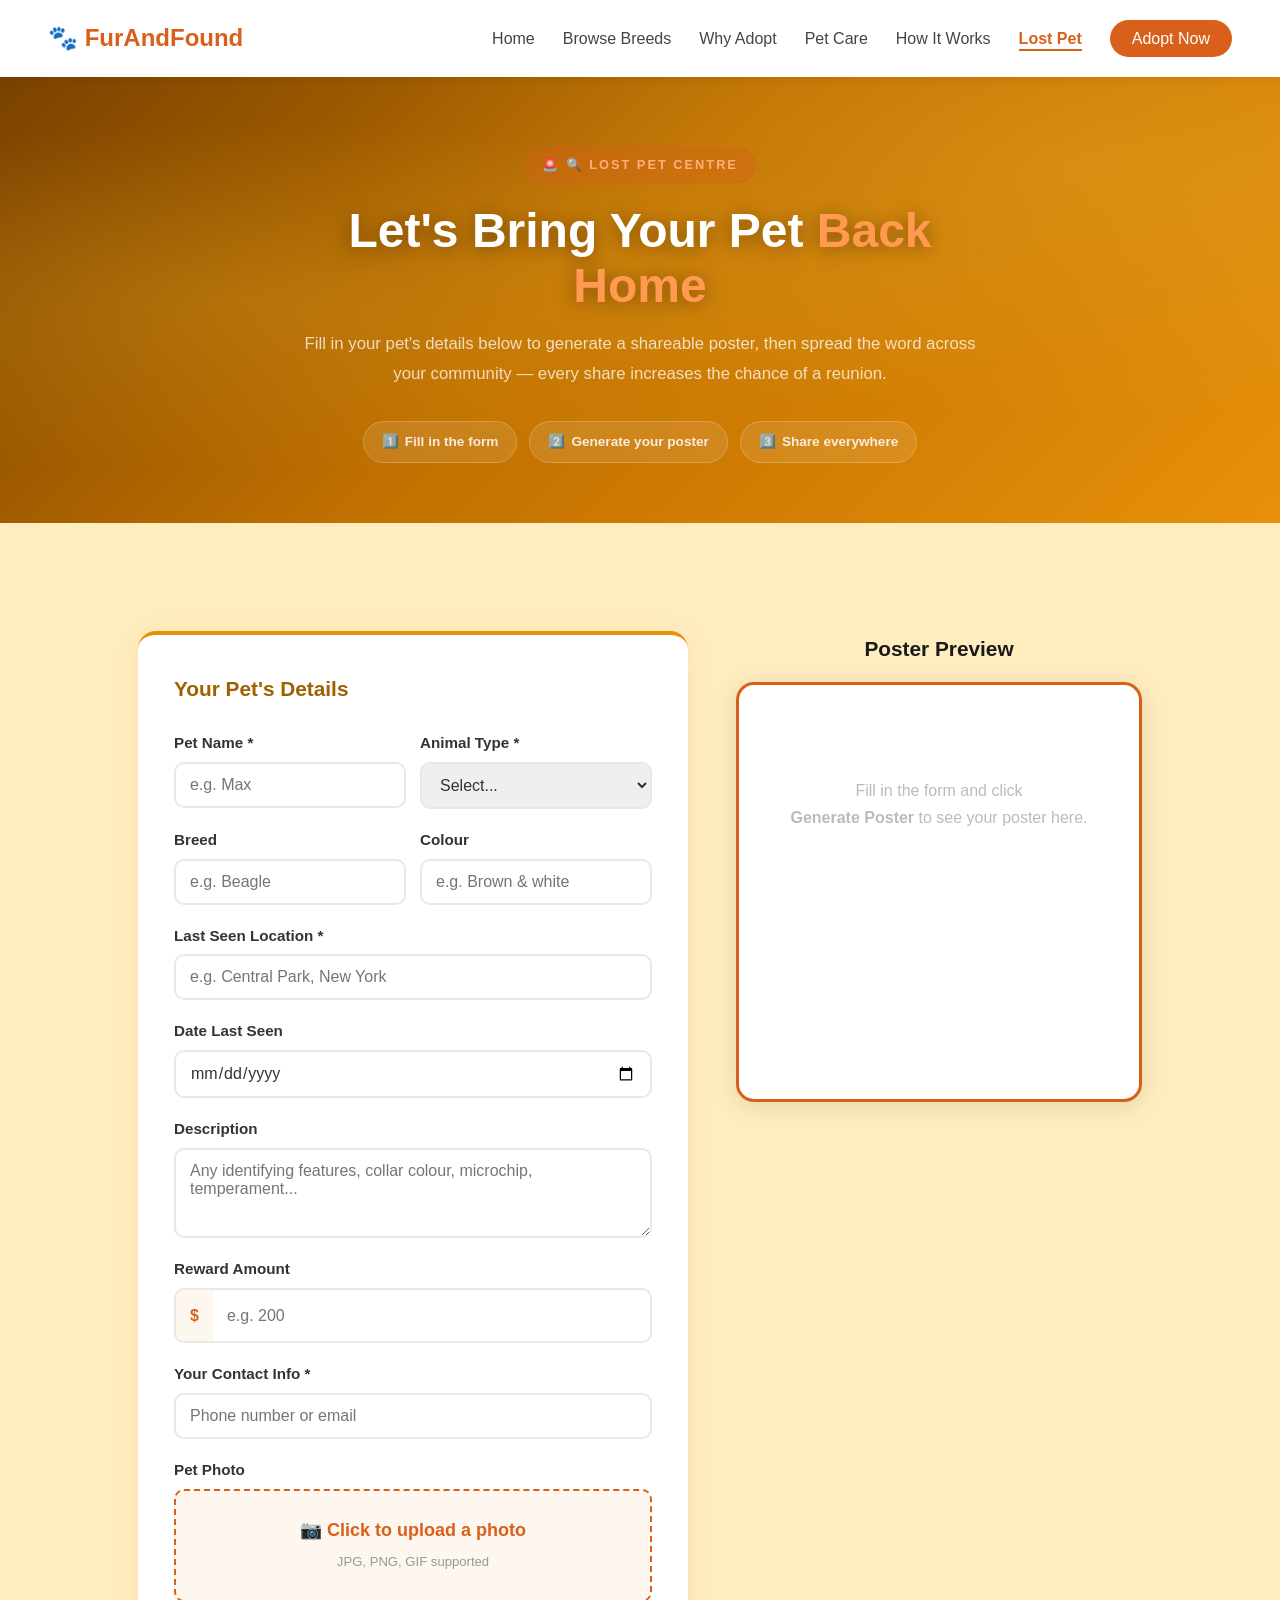
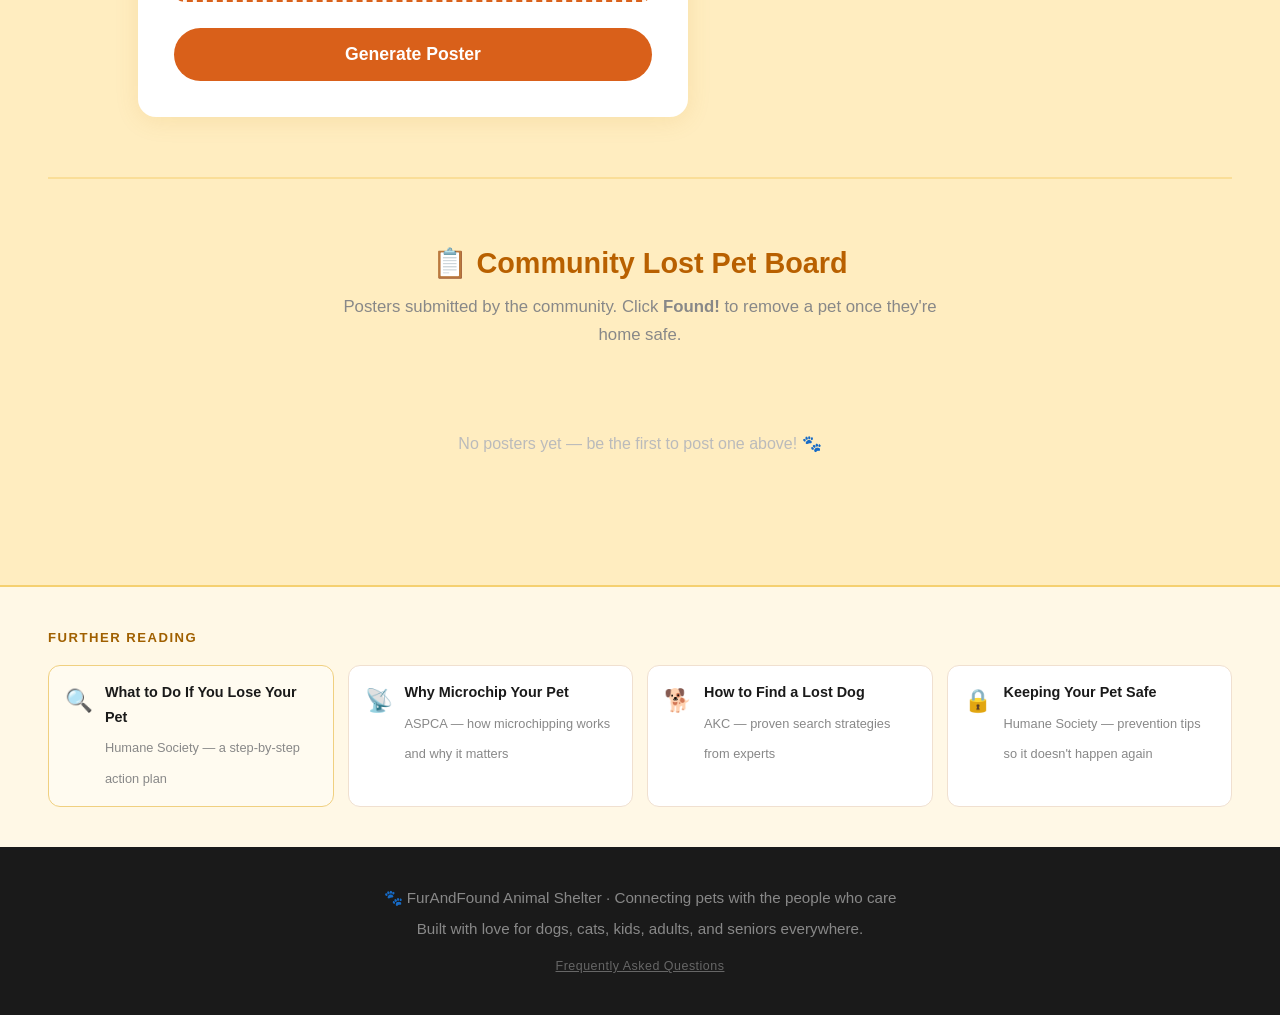
<file: lost.html>
<!DOCTYPE html>
<html lang="en">
<head>
  <meta charset="UTF-8" />
  <meta name="viewport" content="width=device-width, initial-scale=1.0" />
  <title>FurAndFound — Lost Pet Poster Maker</title>
  <meta name="description" content="Lost your pet? Generate a shareable lost pet poster in seconds and spread the word across social media, email, and your local community." />
  <link rel="stylesheet" href="style.css" />
  <style>
    /* ===== LOST PET PAGE ===== */

    /* --- AMBER phase (default — filling in details) --- */
    body {
      background: #ffedc0;
      transition: background 1.2s ease;
    }

    #lost-page {
      padding: 60px 48px;
      max-width: 1100px;
      margin: 0 auto;
      background: #ffedc0;
    }

    #lost-page h2 {
      text-align: center;
      margin-bottom: 0.4rem;
      color: #b86000;
      transition: color 1.2s ease;
    }

    .poster-form {
      transition: border-color 1.2s ease, box-shadow 1.2s ease;
    }

    /* --- CALM phase (after poster generated) --- */
    body.calm-mode { background: #f2f8f4; }
    body.calm-mode #lost-page h2 { color: #2d6a4a; }

    body.calm-mode .poster-form {
      border-top-color: #4a9a6a;
      box-shadow: 0 4px 24px rgba(74,154,106,0.12);
    }

    body.calm-mode .poster-form h3 { color: #2d6a4a; }

    body.calm-mode .form-group input:focus,
    body.calm-mode .form-group textarea:focus,
    body.calm-mode .form-group select:focus { border-color: #4a9a6a; }

    body.calm-mode .photo-upload { border-color: #4a9a6a; background: #f0f8f3; }
    body.calm-mode .photo-upload:hover { background: #e0f2e8; }
    body.calm-mode .photo-upload p { color: #4a9a6a; }

    body.calm-mode .reward-input-wrap:focus-within { border-color: #4a9a6a; }
    body.calm-mode .reward-input-wrap span { color: #4a9a6a; background: #f0f8f3; }

    body.calm-mode .generate-btn { background: #4a9a6a; }
    body.calm-mode .generate-btn:hover { background: #357a52; }

    body.calm-mode #poster { border-color: #4a9a6a; }
    body.calm-mode #poster .poster-status { color: #2d6a4a; background: #e0f2e8; }
    body.calm-mode #poster .poster-reward { background: #4a9a6a; }

    body.calm-mode .btn-print { background: #4a9a6a; }
    body.calm-mode .btn-print:hover { background: #357a52; }
    body.calm-mode .btn-copy { border-color: #4a9a6a !important; color: #4a9a6a; }
    body.calm-mode .btn-copy:hover { background: #e0f2e8; }

    body.calm-mode #share-section {
      background: #e8f5ee;
      border-top-color: #4a9a6a;
    }
    body.calm-mode #share-section h3 { color: #2d6a4a; }

    body.calm-mode .further-reading { background: #e8f5ee; border-top-color: #a8d8b8; }
    body.calm-mode .further-reading h4 { color: #2d6a4a; }
    body.calm-mode .further-reading-card { border-color: #a8d8b8; background: #f2f8f4; }
    body.calm-mode .further-reading-card:hover { border-color: #4a9a6a; }

    .lost-layout {
      display: grid;
      grid-template-columns: 1fr 1fr;
      gap: 48px;
      margin-top: 48px;
      align-items: start;
    }

    /* FORM */
    .poster-form {
      background: #fff;
      border-radius: 18px;
      padding: 36px;
      box-shadow: 0 4px 24px rgba(200,130,0,0.12);
      border-top: 4px solid #e8900a;
    }

    .poster-form h3 {
      font-size: 1.3rem;
      margin-bottom: 24px;
      color: #a06000;
    }

    .form-group {
      margin-bottom: 18px;
      display: flex;
      flex-direction: column;
      gap: 6px;
    }

    .form-group label {
      font-weight: 600;
      font-size: 0.95rem;
      color: #333;
    }

    .form-group input,
    .form-group textarea,
    .form-group select {
      padding: 12px 14px;
      border: 2px solid #e8e8e8;
      border-radius: 10px;
      font-size: 1rem;
      font-family: inherit;
      color: #333;
      transition: border-color 0.2s;
      outline: none;
    }

    .form-group input:focus,
    .form-group textarea:focus,
    .form-group select:focus {
      border-color: #d9601a;
    }

    .form-group textarea {
      resize: vertical;
      min-height: 90px;
    }

    .form-row {
      display: grid;
      grid-template-columns: 1fr 1fr;
      gap: 14px;
    }

    .reward-input-wrap {
      display: flex;
      align-items: center;
      border: 2px solid #e8e8e8;
      border-radius: 10px;
      overflow: hidden;
      transition: border-color 0.2s;
    }

    .reward-input-wrap:focus-within {
      border-color: #d9601a;
    }

    .reward-input-wrap span {
      background: #fdf7f0;
      padding: 12px 14px;
      font-weight: 700;
      color: #d9601a;
      font-size: 1rem;
    }

    .reward-input-wrap input {
      border: none !important;
      border-radius: 0 !important;
      flex: 1;
      padding: 12px 14px;
    }

    .reward-input-wrap input:focus {
      border-color: transparent !important;
    }

    .photo-upload {
      border: 2px dashed #d9601a;
      border-radius: 10px;
      padding: 24px;
      text-align: center;
      cursor: pointer;
      background: #fdf7f0;
      transition: background 0.2s;
    }

    .photo-upload:hover {
      background: #fdebd8;
    }

    .photo-upload input {
      display: none;
    }

    .photo-upload p {
      color: #d9601a;
      font-weight: 600;
      margin: 0;
    }

    .photo-upload small {
      color: #999;
      font-size: 0.82rem;
    }

    #photo-preview {
      width: 100%;
      max-height: 160px;
      object-fit: cover;
      border-radius: 8px;
      margin-top: 12px;
      display: none;
    }

    .generate-btn {
      width: 100%;
      background: #d9601a;
      color: #fff;
      border: none;
      padding: 16px;
      border-radius: 32px;
      font-size: 1.1rem;
      font-weight: 700;
      cursor: pointer;
      margin-top: 8px;
      transition: background 0.2s, transform 0.15s;
    }

    .generate-btn:hover {
      background: #b84e12;
      transform: translateY(-2px);
    }

    /* POSTER PREVIEW */
    .poster-preview-wrap {
      position: sticky;
      top: 100px;
    }

    .poster-preview-wrap h3 {
      font-size: 1.3rem;
      margin-bottom: 16px;
      color: #1a1a1a;
      text-align: center;
    }

    #poster {
      background: #fff;
      border: 3px solid #d9601a;
      border-radius: 18px;
      padding: 32px 28px;
      box-shadow: 0 4px 24px rgba(0,0,0,0.1);
      text-align: center;
      min-height: 420px;
    }

    #poster .poster-status {
      font-size: 1.6rem;
      font-weight: 900;
      letter-spacing: 3px;
      color: #d9601a;
      background: #fdebd8;
      border-radius: 8px;
      padding: 8px 20px;
      display: inline-block;
      margin-bottom: 16px;
    }

    #poster .poster-pet-name {
      font-size: 2rem;
      font-weight: 800;
      color: #1a1a1a;
      margin-bottom: 4px;
    }

    #poster .poster-breed {
      font-size: 1rem;
      color: #888;
      margin-bottom: 16px;
    }

    #poster-photo {
      width: 100%;
      max-height: 200px;
      object-fit: cover;
      border-radius: 10px;
      margin-bottom: 16px;
      display: none;
    }

    #poster .poster-photo-placeholder {
      width: 100%;
      height: 160px;
      background: #f5f5f5;
      border-radius: 10px;
      display: flex;
      align-items: center;
      justify-content: center;
      color: #bbb;
      font-size: 3rem;
      margin-bottom: 16px;
    }

    #poster .poster-details {
      text-align: left;
      font-size: 0.92rem;
      color: #444;
      margin-bottom: 16px;
      line-height: 1.8;
    }

    #poster .poster-details strong {
      color: #1a1a1a;
    }

    #poster .poster-description {
      background: #fdf7f0;
      border-radius: 8px;
      padding: 12px 16px;
      font-size: 0.92rem;
      color: #555;
      text-align: left;
      margin-bottom: 16px;
      line-height: 1.7;
    }

    #poster .poster-reward {
      background: #d9601a;
      color: #fff;
      border-radius: 10px;
      padding: 12px 20px;
      font-size: 1.4rem;
      font-weight: 800;
      margin-bottom: 14px;
    }

    #poster .poster-contact {
      font-size: 1rem;
      font-weight: 700;
      color: #1a1a1a;
    }

    #poster .poster-empty {
      color: #bbb;
      font-size: 1rem;
      padding: 60px 0;
    }

    .poster-actions {
      display: flex;
      gap: 12px;
      margin-top: 16px;
    }

    .poster-actions button {
      flex: 1;
      padding: 13px;
      border-radius: 28px;
      font-size: 0.95rem;
      font-weight: 700;
      cursor: pointer;
      border: none;
      transition: all 0.2s;
    }

    .btn-print {
      background: #d9601a;
      color: #fff;
    }

    .btn-print:hover {
      background: #b84e12;
    }

    .btn-copy {
      background: transparent;
      border: 2px solid #d9601a !important;
      color: #d9601a;
    }

    .btn-copy:hover {
      background: #fdebd8;
    }

    /* SHARE SECTION */
    #share-section {
      display: none;
      margin-top: 24px;
      background: #fff8e6;
      border-radius: 18px;
      padding: 28px;
      box-shadow: 0 4px 24px rgba(200,130,0,0.12);
      border-top: 3px solid #e8900a;
    }

    #share-section h3 {
      font-size: 1.1rem;
      margin-bottom: 6px;
      color: #a06000;
    }

    #share-section p {
      font-size: 0.88rem;
      color: #888;
      margin-bottom: 18px;
    }

    .share-grid {
      display: grid;
      grid-template-columns: 1fr 1fr;
      gap: 12px;
    }

    .share-btn {
      display: flex;
      align-items: center;
      gap: 10px;
      padding: 12px 16px;
      border-radius: 12px;
      font-size: 0.92rem;
      font-weight: 700;
      text-decoration: none;
      cursor: pointer;
      border: none;
      transition: opacity 0.2s, transform 0.15s;
      color: #fff;
    }

    .share-btn:hover {
      opacity: 0.88;
      transform: translateY(-1px);
    }

    .share-btn .share-icon {
      font-size: 1.2rem;
      flex-shrink: 0;
    }

    .share-facebook { background: #1877f2; }
    .share-twitter  { background: #000; }
    .share-whatsapp { background: #25d366; }
    .share-nextdoor { background: #00b246; }
    .share-copy     { background: #444; }
    .share-email    { background: #555; }
    .share-sms      { background: #2dbe60; }

    /* EMAIL MODAL */
    #email-modal-overlay {
      display: none;
      position: fixed;
      inset: 0;
      background: rgba(0,0,0,0.45);
      z-index: 1000;
      align-items: center;
      justify-content: center;
    }
    #email-modal-overlay.open { display: flex; }
    #email-modal {
      background: #fff;
      border-radius: 18px;
      box-shadow: 0 8px 48px rgba(0,0,0,0.22);
      width: 560px;
      max-width: 95vw;
      max-height: 90vh;
      overflow-y: auto;
      padding: 32px;
    }
    #email-modal h3 { font-size: 1.2rem; margin-bottom: 18px; color: #1a1a1a; }
    .email-field { margin-bottom: 14px; }
    .email-field label { font-weight: 600; font-size: 0.88rem; color: #666; display: block; margin-bottom: 4px; }
    .email-field input, .email-field textarea {
      width: 100%; padding: 10px 12px; border: 2px solid #e8e8e8; border-radius: 10px;
      font-size: 0.93rem; font-family: inherit; color: #333; box-sizing: border-box; outline: none; transition: border-color 0.2s;
    }
    .email-field input:focus, .email-field textarea:focus { border-color: #d9601a; }
    .email-field textarea { resize: vertical; min-height: 180px; line-height: 1.6; }
    .email-suggestions { display: flex; flex-wrap: wrap; gap: 8px; margin-bottom: 14px; }
    .email-suggestions span { font-size: 0.82rem; color: #888; font-weight: 600; }
    .email-tag {
      background: #fdf7f0; border: 1.5px solid #d9601a; color: #d9601a;
      border-radius: 20px; padding: 4px 12px; font-size: 0.82rem; font-weight: 600;
      cursor: pointer; transition: background 0.15s;
    }
    .email-tag:hover { background: #fdebd8; }
    .email-modal-actions { display: flex; gap: 10px; margin-top: 18px; }
    .email-modal-actions button {
      flex: 1; padding: 13px; border-radius: 28px; font-size: 0.95rem;
      font-weight: 700; cursor: pointer; border: none; transition: all 0.2s;
    }
    .btn-send-email { background: #d9601a; color: #fff; }
    .btn-send-email:hover { background: #b84e12; }
    .btn-cancel-email { background: transparent; border: 2px solid #e8e8e8 !important; color: #888; }
    .btn-cancel-email:hover { border-color: #ccc !important; color: #555; }

    /* HERO BANNER */
    #lost-hero {
      background: linear-gradient(135deg, #7a4200 0%, #c07000 45%, #e8900a 100%);
      padding: 70px 60px 60px;
      text-align: center;
      position: relative;
      overflow: hidden;
    }

    #lost-hero::before {
      content: '';
      position: absolute;
      inset: 0;
      background:
        radial-gradient(ellipse at 20% 50%, rgba(255,200,50,0.20) 0%, transparent 55%),
        radial-gradient(ellipse at 85% 20%, rgba(255,240,100,0.15) 0%, transparent 50%);
      pointer-events: none;
    }

    #lost-hero .hero-content {
      position: relative;
      z-index: 1;
      max-width: 680px;
      margin: 0 auto;
    }

    #lost-hero .hero-tag {
      display: inline-block;
      background: rgba(217,96,26,0.35);
      border: 1px solid rgba(217,96,26,0.6);
      color: #ffb07a;
      font-size: 0.8rem;
      font-weight: 700;
      letter-spacing: 2px;
      text-transform: uppercase;
      padding: 6px 16px;
      border-radius: 20px;
      margin-bottom: 20px;
    }

    #lost-hero h1 {
      font-size: 3rem;
      color: #fff;
      line-height: 1.15;
      margin-bottom: 16px;
      text-shadow: 0 2px 20px rgba(0,0,0,0.4);
    }

    #lost-hero h1 em {
      font-style: normal;
      color: #ff9a50;
    }

    #lost-hero p {
      font-size: 1.05rem;
      color: rgba(255,255,255,0.75);
      line-height: 1.8;
      margin-bottom: 32px;
    }

    .hero-steps {
      display: flex;
      justify-content: center;
      gap: 12px;
      flex-wrap: wrap;
    }

    .hero-step-pill {
      background: rgba(255,255,255,0.1);
      border: 1px solid rgba(255,255,255,0.2);
      color: rgba(255,255,255,0.85);
      border-radius: 24px;
      padding: 8px 18px;
      font-size: 0.85rem;
      font-weight: 600;
      display: flex;
      align-items: center;
      gap: 6px;
    }

    /* COMMUNITY BOARD */
    #board-section {
      padding: 60px 48px 80px;
      max-width: 1100px;
      margin: 0 auto;
    }

    #board-section h2 {
      font-size: 1.8rem;
      color: #b86000;
      margin-bottom: 0.3rem;
    }

    body.calm-mode #board-section h2 { color: #2d6a4a; }

    #board-section .section-sub {
      margin-bottom: 32px;
      text-align: center;
    }

    .board-grid {
      display: grid;
      grid-template-columns: repeat(auto-fill, minmax(260px, 1fr));
      gap: 24px;
    }

    .board-card {
      background: #fff;
      border-radius: 16px;
      overflow: hidden;
      box-shadow: 0 4px 20px rgba(200,130,0,0.12);
      border-top: 4px solid #e8900a;
      display: flex;
      flex-direction: column;
      transition: transform 0.2s, box-shadow 0.2s;
    }

    body.calm-mode .board-card {
      border-top-color: #4a9a6a;
      box-shadow: 0 4px 20px rgba(74,154,106,0.12);
    }

    .board-card:hover {
      transform: translateY(-4px);
      box-shadow: 0 8px 28px rgba(200,130,0,0.18);
    }

    .board-card-photo {
      width: 100%;
      height: 160px;
      object-fit: cover;
    }

    .board-card-photo-placeholder {
      width: 100%;
      height: 160px;
      background: #ffedc0;
      display: flex;
      align-items: center;
      justify-content: center;
      font-size: 3rem;
    }

    body.calm-mode .board-card-photo-placeholder { background: #e0f2e8; }

    .board-card-body {
      padding: 16px 18px;
      flex: 1;
      display: flex;
      flex-direction: column;
      gap: 6px;
    }

    .board-card-status {
      font-size: 0.72rem;
      font-weight: 800;
      letter-spacing: 2px;
      text-transform: uppercase;
      color: #e8900a;
      margin-bottom: 2px;
    }

    body.calm-mode .board-card-status { color: #4a9a6a; }

    .board-card-name {
      font-size: 1.2rem;
      font-weight: 800;
      color: #1a1a1a;
    }

    .board-card-meta {
      font-size: 0.85rem;
      color: #777;
      line-height: 1.6;
    }

    .board-card-contact {
      font-size: 0.88rem;
      font-weight: 700;
      color: #e8900a;
      margin-top: 6px;
    }

    body.calm-mode .board-card-contact { color: #4a9a6a; }

    .board-card-footer {
      display: flex;
      gap: 8px;
      padding: 12px 18px;
      border-top: 1px solid #f5e8c0;
    }

    body.calm-mode .board-card-footer { border-top-color: #c8e8d0; }

    .board-found-btn {
      flex: 1;
      background: #4a9a6a;
      color: #fff;
      border: none;
      border-radius: 20px;
      padding: 8px;
      font-size: 0.82rem;
      font-weight: 700;
      cursor: pointer;
      transition: background 0.2s;
    }

    .board-found-btn:hover { background: #357a52; }

    .board-remove-btn {
      background: transparent;
      border: 1.5px solid #ddd;
      color: #aaa;
      border-radius: 20px;
      padding: 8px 14px;
      font-size: 0.82rem;
      font-weight: 700;
      cursor: pointer;
      transition: all 0.2s;
    }

    .board-remove-btn:hover { border-color: #e05050; color: #e05050; }

    .board-empty {
      text-align: center;
      color: #bbb;
      font-size: 1rem;
      padding: 48px 0;
      grid-column: 1 / -1;
    }

    .board-divider {
      border: none;
      border-top: 2px solid #f5d070;
      margin: 0 48px;
      opacity: 0.5;
    }

    body.calm-mode .board-divider { border-top-color: #a8d8b8; }

    .btn-post-board {
      background: #1a1a1a;
      color: #fff;
      border: none;
      padding: 13px;
      border-radius: 28px;
      font-size: 0.95rem;
      font-weight: 700;
      cursor: pointer;
      transition: background 0.2s;
      flex: 1;
    }

    .btn-post-board:hover { background: #333; }

    /* PRINT STYLES */
    @media print {
      nav, footer, .poster-form, .poster-preview-wrap h3,
      .poster-actions, #share-section, .section-sub { display: none !important; }
      #lost-page { padding: 0; max-width: 100%; }
      .lost-layout { grid-template-columns: 1fr; }
      #poster { border: 3px solid #000; box-shadow: none; }
    }

    #lost-page > h2,
    #lost-page > .section-sub { display: none; }

    @media (max-width: 860px) {
      .lost-layout { grid-template-columns: 1fr; }
      .poster-preview-wrap { position: static; }
      #lost-page { padding: 40px 24px; }
      #board-section { padding: 40px 24px; }
      .form-row { grid-template-columns: 1fr; }
      #lost-hero { padding: 50px 24px 44px; }
      #lost-hero h1 { font-size: 2.1rem; }
    }
  </style>
</head>
<body>

  <nav>
    <div class="nav-logo">🐾 FurAndFound</div>
    <ul class="nav-links">
      <li><a href="index.html">Home</a></li>
      <li><a href="meet.html">Browse Breeds</a></li>
      <li><a href="why.html">Why Adopt</a></li>
      <li><a href="care.html">Pet Care</a></li>
      <li><a href="how.html">How It Works</a></li>
      <li><a href="lost.html" class="nav-active">Lost Pet</a></li>
      <li><a href="https://www.petfinder.com" target="_blank" rel="noopener" class="nav-btn">Adopt Now</a></li>
    </ul>
  </nav>

  <!-- HERO BANNER -->
  <div id="lost-hero">
    <div class="hero-content">
      <span class="hero-tag" id="hero-tag">🚨 🔍 Lost Pet Centre</span>
      <h1>Let's Bring Your Pet <em>Back Home</em></h1>
      <p>
        Fill in your pet's details below to generate a shareable poster, then spread the word
        across your community — every share increases the chance of a reunion.
      </p>
      <div class="hero-steps">
        <div class="hero-step-pill"><span>1️⃣</span> Fill in the form</div>
        <div class="hero-step-pill"><span>2️⃣</span> Generate your poster</div>
        <div class="hero-step-pill"><span>3️⃣</span> Share everywhere</div>
      </div>
    </div>
  </div>

  <!-- POSTER MAKER -->
  <div id="lost-page">
    <h2>🔍 Lost Pet Poster Maker</h2>
    <p class="section-sub">Fill in your pet's details, generate a poster, and post it to our community board so others can help find them.</p>

    <div class="lost-layout">

      <!-- FORM -->
      <div class="poster-form">
        <h3>Your Pet's Details</h3>

        <div class="form-row">
          <div class="form-group">
            <label>Pet Name *</label>
            <input type="text" id="f-name" placeholder="e.g. Max" />
          </div>
          <div class="form-group">
            <label>Animal Type *</label>
            <select id="f-type">
              <option value="">Select...</option>
              <option>Dog</option>
              <option>Cat</option>
              <option>Other</option>
            </select>
          </div>
        </div>

        <div class="form-row">
          <div class="form-group">
            <label>Breed</label>
            <input type="text" id="f-breed" placeholder="e.g. Beagle" />
          </div>
          <div class="form-group">
            <label>Colour</label>
            <input type="text" id="f-color" placeholder="e.g. Brown & white" />
          </div>
        </div>

        <div class="form-group">
          <label>Last Seen Location *</label>
          <input type="text" id="f-location" placeholder="e.g. Central Park, New York" />
        </div>

        <div class="form-group">
          <label>Date Last Seen</label>
          <input type="date" id="f-date" />
        </div>

        <div class="form-group">
          <label>Description</label>
          <textarea id="f-desc" placeholder="Any identifying features, collar colour, microchip, temperament..."></textarea>
        </div>

        <div class="form-group">
          <label>Reward Amount</label>
          <div class="reward-input-wrap">
            <span>$</span>
            <input type="number" id="f-reward" placeholder="e.g. 200" min="0" />
          </div>
        </div>

        <div class="form-group">
          <label>Your Contact Info *</label>
          <input type="text" id="f-contact" placeholder="Phone number or email" />
        </div>

        <div class="form-group">
          <label>Pet Photo</label>
          <div class="photo-upload" onclick="document.getElementById('f-photo').click()">
            <input type="file" id="f-photo" accept="image/*" onchange="previewPhoto(event)" />
            <p>📷 Click to upload a photo</p>
            <small>JPG, PNG, GIF supported</small>
            <img id="photo-preview" alt="Photo preview" />
          </div>
        </div>

        <button class="generate-btn" onclick="generatePoster()">Generate Poster</button>
      </div>

      <!-- POSTER PREVIEW -->
      <div class="poster-preview-wrap">
        <h3>Poster Preview</h3>
        <div id="poster">
          <div class="poster-empty">Fill in the form and click<br><strong>Generate Poster</strong> to see your poster here.</div>
        </div>
        <div class="poster-actions" id="poster-actions" style="display:none;">
          <button class="btn-print" onclick="printPoster()">🖨️ Print Poster</button>
          <button class="btn-post-board" onclick="postToBoard()">📌 Post to Board</button>
        </div>

        <div id="share-section">
          <h3>📢 Share to Your Community</h3>
          <p>Post your pet's details directly to real community platforms and public services.</p>
          <div class="share-grid">
            <a id="share-facebook" class="share-btn share-facebook" target="_blank" rel="noopener">
              <span class="share-icon">📘</span> Facebook
            </a>
            <a id="share-twitter" class="share-btn share-twitter" target="_blank" rel="noopener">
              <span class="share-icon">🐦</span> Twitter / X
            </a>
            <a id="share-whatsapp" class="share-btn share-whatsapp" target="_blank" rel="noopener">
              <span class="share-icon">💬</span> WhatsApp
            </a>
            <a href="https://nextdoor.com/lost_and_found/" target="_blank" rel="noopener" class="share-btn share-nextdoor">
              <span class="share-icon">🏘️</span> Nextdoor Lost &amp; Found
            </a>
            <button id="share-copy" class="share-btn share-copy" onclick="copyPosterText()">
              <span class="share-icon">📋</span> Copy Text
            </button>
            <a id="share-email" class="share-btn share-email">
              <span class="share-icon">✉️</span> Email a Group
            </a>
            <a id="share-sms" class="share-btn share-sms">
              <span class="share-icon">💬</span> SMS / Text
            </a>
          </div>
        </div>
      </div>

    </div>
  </div>

  <!-- COMMUNITY BOARD -->
  <hr class="board-divider" />
  <div id="board-section">
    <h2 style="text-align:center;">📋 Community Lost Pet Board</h2>
    <p class="section-sub">Posters submitted by the community. Click <strong>Found!</strong> to remove a pet once they're home safe.</p>
    <div class="board-grid" id="board-grid">
      <div class="board-empty">No posters yet — be the first to post one above! 🐾</div>
    </div>
  </div>

  <!-- EMAIL MODAL -->
  <div id="email-modal-overlay" onclick="closeEmailModal(event)">
    <div id="email-modal">
      <h3>✉️ Email Pet-Finding Groups</h3>
      <div class="email-field">
        <label>To (add group emails, separated by commas)</label>
        <input type="text" id="email-to" placeholder="e.g. lostpets@groups.io, localrescue@example.com" />
      </div>
      <div class="email-suggestions">
        <span>Suggestions:</span>
        <button class="email-tag" onclick="addEmailTo('lostdogsofamerica@groups.io')">Lost Dogs of America</button>
        <button class="email-tag" onclick="addEmailTo('helpinglostpets@groups.io')">Helping Lost Pets</button>
        <button class="email-tag" onclick="addEmailTo('lostcatsnetwork@groups.io')">Lost Cats Network</button>
      </div>
      <div class="email-field">
        <label>Subject</label>
        <input type="text" id="email-subject" />
      </div>
      <img id="email-modal-photo" alt="Pet photo" style="display:none; width:100%; max-height:180px; object-fit:cover; border-radius:10px; margin-bottom:12px;" />
      <div class="email-field">
        <label>Message</label>
        <textarea id="email-body"></textarea>
      </div>
      <div class="email-modal-actions">
        <button class="btn-cancel-email" onclick="document.getElementById('email-modal-overlay').classList.remove('open')">Cancel</button>
        <button class="btn-send-email" onclick="sendGroupEmail()">📨 Open in Email Client</button>
      </div>
    </div>
  </div>

  <div class="further-reading" style="background:#fff8e6; border-top-color:#f5d070;">
    <h4 style="color:#a06000;">Further Reading</h4>
    <div class="further-reading-grid">
      <a href="https://www.humanesociety.org/resources/what-do-if-you-lose-your-pet" target="_blank" rel="noopener" class="further-reading-card" style="border-color:#f0d080; background:#fffbf0;">
        <span class="fr-icon">🔍</span>
        <div class="fr-text"><strong>What to Do If You Lose Your Pet</strong><span>Humane Society — a step-by-step action plan</span></div>
      </a>
      <a href="https://www.aspca.org/pet-care/general-pet-care/microchipping-your-pet" target="_blank" rel="noopener" class="further-reading-card">
        <span class="fr-icon">📡</span>
        <div class="fr-text"><strong>Why Microchip Your Pet</strong><span>ASPCA — how microchipping works and why it matters</span></div>
      </a>
      <a href="https://www.akc.org/expert-advice/advice/how-to-find-a-lost-dog/" target="_blank" rel="noopener" class="further-reading-card">
        <span class="fr-icon">🐕</span>
        <div class="fr-text"><strong>How to Find a Lost Dog</strong><span>AKC — proven search strategies from experts</span></div>
      </a>
      <a href="https://www.humanesociety.org/resources/keeping-your-pet-safe" target="_blank" rel="noopener" class="further-reading-card">
        <span class="fr-icon">🔒</span>
        <div class="fr-text"><strong>Keeping Your Pet Safe</strong><span>Humane Society — prevention tips so it doesn't happen again</span></div>
      </a>
    </div>
  </div>

  <footer>
    <p>🐾 FurAndFound Animal Shelter · Connecting pets with the people who care</p>
    <p>Built with love for dogs, cats, kids, adults, and seniors everywhere.</p>
    <p style="margin-top:10px; font-size:0.78rem;"><a href="faq.html" style="color:#666; text-decoration:underline; letter-spacing:0.5px;">Frequently Asked Questions</a></p>
  </footer>

  <script>
    let photoDataURL = null;
    let currentPosterData = null;

    function previewPhoto(event) {
      const file = event.target.files[0];
      if (!file) return;
      const reader = new FileReader();
      reader.onload = function(e) {
        photoDataURL = e.target.result;
        const preview = document.getElementById('photo-preview');
        preview.src = photoDataURL;
        preview.style.display = 'block';
      };
      reader.readAsDataURL(file);
    }

    function generatePoster() {
      const name     = document.getElementById('f-name').value.trim();
      const type     = document.getElementById('f-type').value;
      const breed    = document.getElementById('f-breed').value.trim();
      const color    = document.getElementById('f-color').value.trim();
      const location = document.getElementById('f-location').value.trim();
      const date     = document.getElementById('f-date').value;
      const desc     = document.getElementById('f-desc').value.trim();
      const reward   = document.getElementById('f-reward').value.trim();
      const contact  = document.getElementById('f-contact').value.trim();

      if (!name || !type || !location || !contact) {
        alert('Please fill in at least: Pet Name, Animal Type, Last Seen Location, and Contact Info.');
        return;
      }

      currentPosterData = { name, type, breed, color, location, date, desc, reward, contact, photo: photoDataURL };

      const parsedDatePoster = date ? new Date(date + 'T00:00:00') : null;
      const formattedDate = parsedDatePoster && !isNaN(parsedDatePoster) ? parsedDatePoster.toLocaleDateString('en-US', { year:'numeric', month:'long', day:'numeric' }) : null;

      document.getElementById('poster').innerHTML = `
        <div class="poster-status">LOST ${type.toUpperCase()}</div>
        <div class="poster-pet-name">${name}</div>
        <div class="poster-breed">${[breed, color].filter(Boolean).join(' · ') || '&nbsp;'}</div>
        ${photoDataURL
          ? `<img id="poster-photo" src="${photoDataURL}" style="display:block; width:100%; max-height:200px; object-fit:cover; border-radius:10px; margin-bottom:16px;" />`
          : `<div class="poster-photo-placeholder">${type === 'Dog' ? '🐶' : type === 'Cat' ? '🐱' : '🐾'}</div>`
        }
        <div class="poster-details">
          <strong>Last Seen:</strong> ${location}<br>
          ${formattedDate ? `<strong>Date:</strong> ${formattedDate}<br>` : ''}
        </div>
        ${desc ? `<div class="poster-description">${desc}</div>` : ''}
        ${reward ? `<div class="poster-reward">💰 $${reward} REWARD</div>` : ''}
        <div class="poster-contact">📞 ${contact}</div>
      `;

      document.getElementById('poster-actions').style.display = 'flex';
      buildShareLinks();
      document.getElementById('share-section').style.display = 'block';
      document.body.classList.add('calm-mode');
      document.getElementById('hero-tag').textContent = '🏁 ✅ Poster Ready — Now Share It!';
    }

    function printPoster() {
      window.print();
    }

    function buildShareLinks() {
      if (!currentPosterData) return;
      const d = currentPosterData;
      const parsedDate = d.date ? new Date(d.date + 'T00:00:00') : null;
      const formattedDate = parsedDate && !isNaN(parsedDate) ? parsedDate.toLocaleDateString('en-US', { year:'numeric', month:'long', day:'numeric' }) : '';

      const text = [
        `🚨 LOST ${d.type.toUpperCase()}: ${d.name}`,
        d.breed ? `Breed: ${d.breed}` : '',
        d.color ? `Colour: ${d.color}` : '',
        `Last seen: ${d.location}${formattedDate ? ' on ' + formattedDate : ''}`,
        d.desc ? d.desc : '',
        d.reward ? `💰 $${d.reward} Reward` : '',
        `📞 Contact: ${d.contact}`,
        d.photo ? `📷 Photo attached` : ''
      ].filter(Boolean).join('\r\n');

      const enc = encodeURIComponent(text);
      const encShort = encodeURIComponent(
        `🚨 LOST ${d.type}: ${d.name} — last seen ${d.location}. Contact: ${d.contact} #LostPet`
      );

      document.getElementById('share-facebook').href =
        `https://www.facebook.com/sharer/sharer.php?u=${encodeURIComponent(window.location.href)}&quote=${enc}`;

      document.getElementById('share-twitter').href =
        `https://twitter.com/intent/tweet?text=${encShort}`;

      document.getElementById('share-whatsapp').href =
        `https://wa.me/?text=${enc}`;

      document.getElementById('share-sms').href =
        `sms:?body=${enc}`;

      document.getElementById('share-email').removeAttribute('href');
      document.getElementById('share-email').onclick = function(e) {
        e.preventDefault();
        openEmailModal(d, text);
      };
    }

    function copyPosterText() {
      if (!currentPosterData) return;
      const btn = document.getElementById('share-copy');
      const d = currentPosterData;
      const parsedDate = d.date ? new Date(d.date + 'T00:00:00') : null;
      const formattedDate = parsedDate && !isNaN(parsedDate) ? parsedDate.toLocaleDateString('en-US', { year:'numeric', month:'long', day:'numeric' }) : '';
      const text = [
        `🚨 LOST ${d.type.toUpperCase()}: ${d.name}`,
        d.breed ? `Breed: ${d.breed}` : '',
        d.color ? `Colour: ${d.color}` : '',
        `Last seen: ${d.location}${formattedDate ? ' on ' + formattedDate : ''}`,
        d.desc ? d.desc : '',
        d.reward ? `💰 $${d.reward} Reward` : '',
        `📞 Contact: ${d.contact}`
      ].filter(Boolean).join('\n');
      navigator.clipboard.writeText(text).then(() => {
        btn.innerHTML = '<span class="share-icon">✅</span> Copied!';
        setTimeout(() => { btn.innerHTML = '<span class="share-icon">📋</span> Copy Text'; }, 2000);
      });
    }

    function openEmailModal(d, bodyText) {
      document.getElementById('email-subject').value = `Lost ${d.type}: ${d.name} — Please Help`;
      document.getElementById('email-body').value = bodyText.replace(/\r\n/g, '\n');
      const photoEl = document.getElementById('email-modal-photo');
      if (d.photo) {
        photoEl.src = d.photo;
        photoEl.style.display = 'block';
      } else {
        photoEl.style.display = 'none';
      }
      document.getElementById('email-modal-overlay').classList.add('open');
    }

    function closeEmailModal(e) {
      if (e.target === document.getElementById('email-modal-overlay')) {
        document.getElementById('email-modal-overlay').classList.remove('open');
      }
    }

    function addEmailTo(address) {
      const input = document.getElementById('email-to');
      const current = input.value.trim();
      input.value = current ? current + ', ' + address : address;
    }

    function sendGroupEmail() {
      const to      = document.getElementById('email-to').value.trim();
      const subject = document.getElementById('email-subject').value;
      const body    = document.getElementById('email-body').value;
      window.location.href = `mailto:${to}?subject=${encodeURIComponent(subject)}&body=${encodeURIComponent(body)}`;
    }

    /* ── COMMUNITY BOARD ── */
    function postToBoard() {
      if (!currentPosterData) return;
      const d = currentPosterData;
      const id = Date.now();
      const parsedDate = d.date ? new Date(d.date + 'T00:00:00') : null;
      const formattedDate = parsedDate && !isNaN(parsedDate)
        ? parsedDate.toLocaleDateString('en-US', { month:'short', day:'numeric', year:'numeric' }) : '';

      const entry = { id, name: d.name, type: d.type, breed: d.breed, color: d.color,
        location: d.location, date: formattedDate, desc: d.desc, reward: d.reward,
        contact: d.contact, photo: d.photo, postedAt: new Date().toLocaleDateString() };

      const posts = JSON.parse(localStorage.getItem('lostPetBoard') || '[]');
      posts.unshift(entry);
      localStorage.setItem('lostPetBoard', JSON.stringify(posts));
      renderBoard();

      const btn = document.querySelector('.btn-post-board');
      btn.textContent = '✅ Posted!';
      setTimeout(() => { btn.textContent = '📌 Post to Board'; }, 2000);
    }

    function removeFromBoard(id) {
      let posts = JSON.parse(localStorage.getItem('lostPetBoard') || '[]');
      posts = posts.filter(p => p.id !== id);
      localStorage.setItem('lostPetBoard', JSON.stringify(posts));
      renderBoard();
    }

    function markFound(id) {
      let posts = JSON.parse(localStorage.getItem('lostPetBoard') || '[]');
      posts = posts.filter(p => p.id !== id);
      localStorage.setItem('lostPetBoard', JSON.stringify(posts));
      renderBoard();
      alert('🎉 So happy they\'re home safe! Poster removed from the board.');
    }

    function renderBoard() {
      const posts = JSON.parse(localStorage.getItem('lostPetBoard') || '[]');
      const grid = document.getElementById('board-grid');
      if (posts.length === 0) {
        grid.innerHTML = '<div class="board-empty">No posters yet — be the first to post one above! 🐾</div>';
        return;
      }
      grid.innerHTML = posts.map(p => `
        <div class="board-card">
          ${p.photo
            ? `<img class="board-card-photo" src="${p.photo}" alt="${p.name}" />`
            : `<div class="board-card-photo-placeholder">${p.type === 'Dog' ? '🐶' : p.type === 'Cat' ? '🐱' : '🐾'}</div>`}
          <div class="board-card-body">
            <div class="board-card-status">🚨 Lost ${p.type}</div>
            <div class="board-card-name">${p.name}</div>
            <div class="board-card-meta">
              ${p.breed ? `<strong>Breed:</strong> ${p.breed}<br>` : ''}
              ${p.color ? `<strong>Colour:</strong> ${p.color}<br>` : ''}
              <strong>Last seen:</strong> ${p.location}${p.date ? ' · ' + p.date : ''}<br>
              ${p.reward ? `💰 <strong>$${p.reward} reward</strong><br>` : ''}
              <span style="font-size:0.75rem;color:#bbb;">Posted ${p.postedAt}</span>
            </div>
            <div class="board-card-contact">📞 ${p.contact}</div>
          </div>
          <div class="board-card-footer">
            <button class="board-found-btn" onclick="markFound(${p.id})">🎉 Found!</button>
            <button class="board-remove-btn" onclick="removeFromBoard(${p.id})">✕ Remove</button>
          </div>
        </div>
      `).join('');
    }

    renderBoard();
  </script>

</body>
</html>
</file>
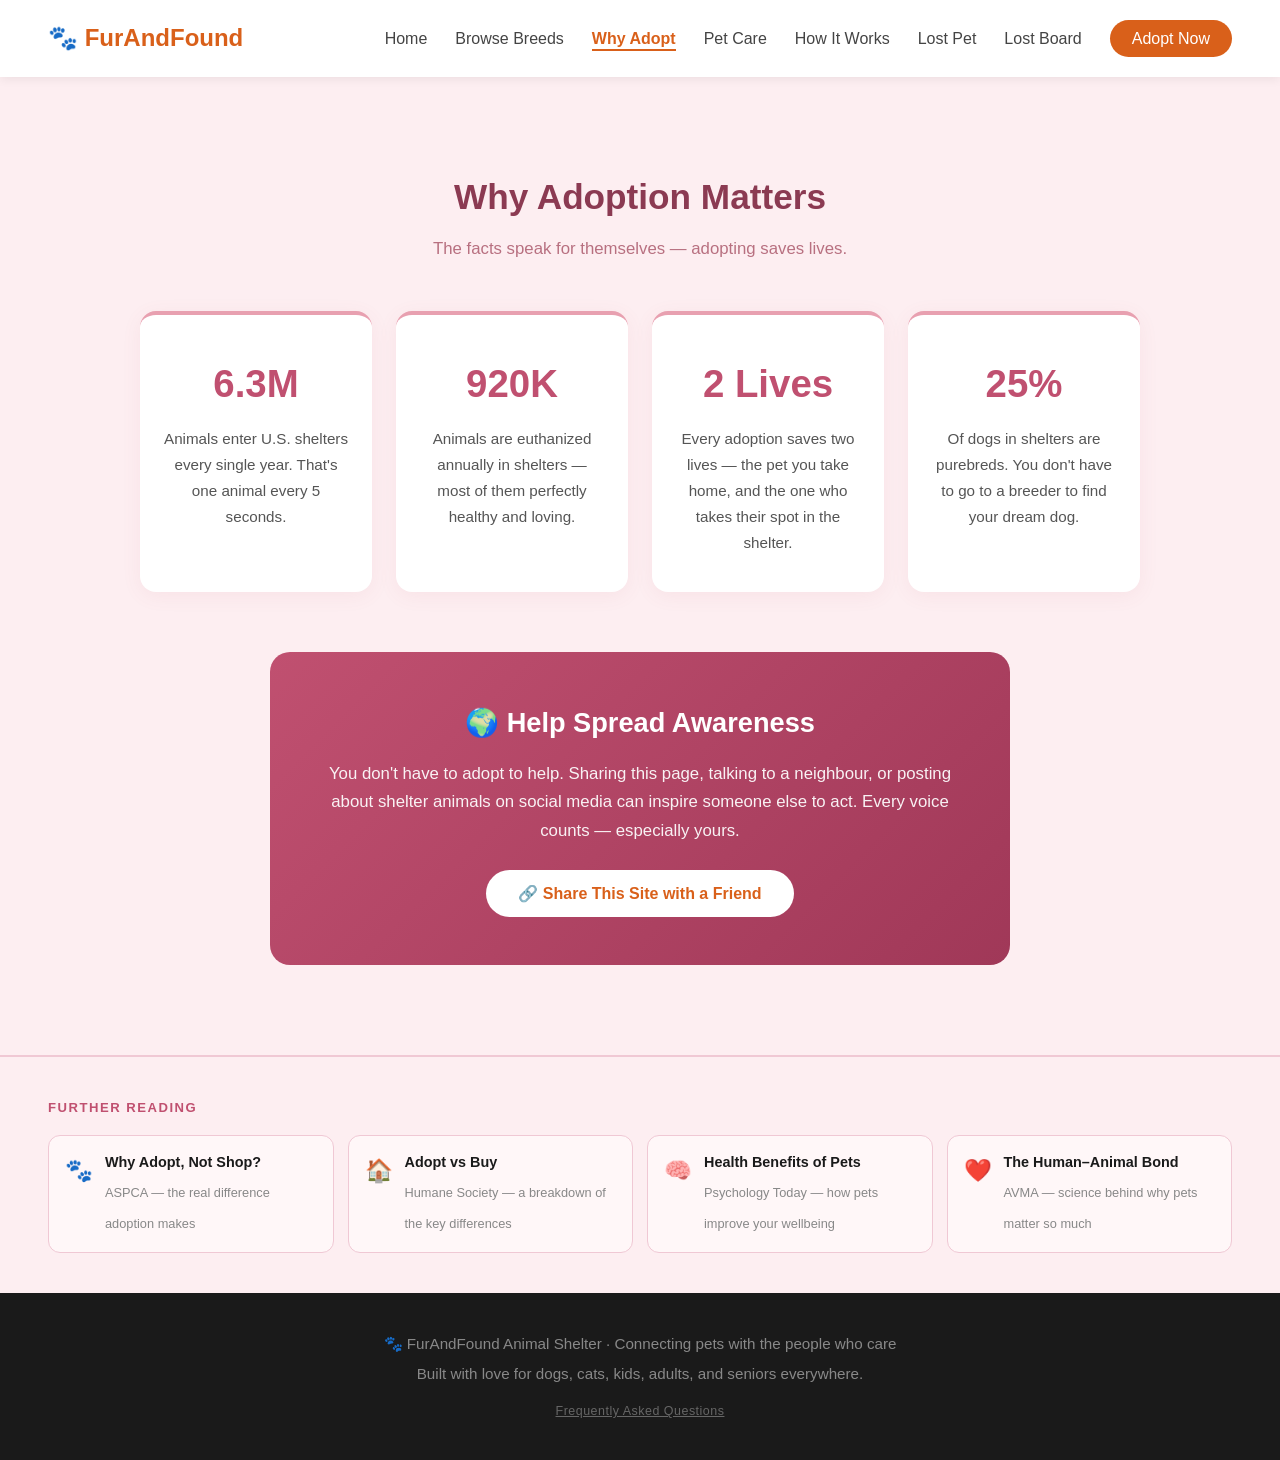
<file: why.html>
<!DOCTYPE html>
<html lang="en">
<head>
  <meta charset="UTF-8" />
  <meta name="viewport" content="width=device-width, initial-scale=1.0" />
  <title>FurAndFound — Why Adopt</title>
  <meta name="description" content="Discover why adopting from a shelter matters. Real stats, real stories, and how you can save two lives with one decision." />
  <link rel="stylesheet" href="style.css" />
  <style>
    /* ── Why Adopt page: soft blush rose theme ── */
    body { background: #fff7f8; }

    section { background: #fff7f8; }
    section:nth-child(even) { background: #fdeef1; }

    h2 { color: #8b3a52; }

    .section-sub { color: #b87080; }

    .fact-card { border-top: 4px solid #e8a0b0; box-shadow: 0 4px 20px rgba(180,80,100,0.07); }
    .fact-num { color: #c05070; }

    .awareness-box {
      background: linear-gradient(135deg, #c05070 0%, #a03858 100%);
    }

    .further-reading {
      background: #fdeef1;
      border-top-color: #f0c8d4;
    }
    .further-reading h4 { color: #c05070; }
    .further-reading-card { border-color: #f0c8d4; background: #fff7f8; }
    .further-reading-card:hover { border-color: #c05070; box-shadow: 0 2px 12px rgba(192,80,112,0.12); }
  </style>
</head>
<body>

  <nav>
    <a href="index.html" class="nav-logo">🐾 FurAndFound</a>
    <ul class="nav-links">
      <li><a href="index.html">Home</a></li>
      <li><a href="meet.html">Browse Breeds</a></li>
      <li><a href="why.html" class="nav-active">Why Adopt</a></li>
      <li><a href="care.html">Pet Care</a></li>
      <li><a href="how.html">How It Works</a></li>
      <li><a href="lost.html">Lost Pet</a></li>
      <li><a href="board.html">Lost Board</a></li>
      <li><a href="https://www.petfinder.com" target="_blank" rel="noopener" class="nav-btn">Adopt Now</a></li>
    </ul>
  </nav>

  <section>
    <h2>Why Adoption Matters</h2>
    <p class="section-sub">The facts speak for themselves — adopting saves lives.</p>

    <div class="facts-grid">
      <div class="fact-card">
        <div class="fact-num">6.3M</div>
        <p>Animals enter U.S. shelters every single year. That's one animal every 5 seconds.</p>
      </div>
      <div class="fact-card">
        <div class="fact-num">920K</div>
        <p>Animals are euthanized annually in shelters — most of them perfectly healthy and loving.</p>
      </div>
      <div class="fact-card">
        <div class="fact-num">2 Lives</div>
        <p>Every adoption saves two lives — the pet you take home, and the one who takes their spot in the shelter.</p>
      </div>
      <div class="fact-card">
        <div class="fact-num">25%</div>
        <p>Of dogs in shelters are purebreds. You don't have to go to a breeder to find your dream dog.</p>
      </div>
    </div>

    <div class="awareness-box">
      <h3>🌍 Help Spread Awareness</h3>
      <p>
        You don't have to adopt to help. Sharing this page, talking to a neighbour,
        or posting about shelter animals on social media can inspire someone else to act.
        Every voice counts — especially yours.
      </p>
      <button class="btn-white" onclick="sharesite()" id="share-btn">🔗 Share This Site with a Friend</button>
      <p id="share-msg" style="display:none; margin-top:14px; font-size:1rem; font-weight:600;">✅ Link copied! Paste it and send it to a friend or family member 🐾</p>
    </div>
  </section>

  <div class="further-reading">
    <h4>Further Reading</h4>
    <div class="further-reading-grid">
      <a href="https://www.aspca.org/adopt/why-adopt-pet" target="_blank" rel="noopener" class="further-reading-card">
        <span class="fr-icon">🐾</span>
        <div class="fr-text"><strong>Why Adopt, Not Shop?</strong><span>ASPCA — the real difference adoption makes</span></div>
      </a>
      <a href="https://www.humanesociety.org/resources/adopting-vs-buying-pet" target="_blank" rel="noopener" class="further-reading-card">
        <span class="fr-icon">🏠</span>
        <div class="fr-text"><strong>Adopt vs Buy</strong><span>Humane Society — a breakdown of the key differences</span></div>
      </a>
      <a href="https://www.psychologytoday.com/us/blog/animals-and-us/201504/the-health-benefits-pets" target="_blank" rel="noopener" class="further-reading-card">
        <span class="fr-icon">🧠</span>
        <div class="fr-text"><strong>Health Benefits of Pets</strong><span>Psychology Today — how pets improve your wellbeing</span></div>
      </a>
      <a href="https://www.avma.org/resources-tools/pet-owners/petcare/human-animal-bond" target="_blank" rel="noopener" class="further-reading-card">
        <span class="fr-icon">❤️</span>
        <div class="fr-text"><strong>The Human–Animal Bond</strong><span>AVMA — science behind why pets matter so much</span></div>
      </a>
    </div>
  </div>

  <footer>
    <p>🐾 FurAndFound Animal Shelter · Connecting pets with the people who care</p>
    <p>Built with love for dogs, cats, kids, adults, and seniors everywhere.</p>
    <p style="margin-top:10px; font-size:0.78rem;"><a href="faq.html" style="color:#666; text-decoration:underline; letter-spacing:0.5px;">Frequently Asked Questions</a></p>
  </footer>

  <script>
    function sharesite() {
      if (navigator.share) {
        navigator.share({ title: 'FurAndFound', text: 'Help shelter animals find forever homes! Check out FurAndFound 🐾', url: window.location.href });
      } else {
        navigator.clipboard.writeText(window.location.href).then(function() {
          var msg = document.getElementById('share-msg');
          var btn = document.getElementById('share-btn');
          msg.style.display = 'block';
          btn.textContent = '✅ Copied!';
          setTimeout(function() {
            msg.style.display = 'none';
            btn.textContent = '🔗 Share This Site with a Friend';
          }, 3000);
        });
      }
    }
  </script>

</body>
</html>
</file>
<file: style.css>
/* ===== RESET & BASE ===== */
* {
  margin: 0;
  padding: 0;
  box-sizing: border-box;
}

html {
  scroll-behavior: smooth;
}

body {
  font-family: 'Segoe UI', Tahoma, Geneva, Verdana, sans-serif;
  font-size: 18px;
  color: #555;
  background: #fff;
  line-height: 1.7;
}

h1 { font-size: 3.2rem; color: #1a1a1a; line-height: 1.15; }
h2 { font-size: 2.2rem; color: #1a1a1a; text-align: center; margin-bottom: 0.5rem; }
h3 { color: #1a1a1a; }

.section-sub {
  text-align: center;
  color: #888;
  font-size: 1.05rem;
  margin-bottom: 3rem;
  max-width: 620px;
  margin-left: auto;
  margin-right: auto;
}

section {
  padding: 90px 48px;
}

section:nth-child(even) {
  background: #fdf7f0;
}

/* ===== NAV ===== */
nav {
  position: sticky;
  top: 0;
  z-index: 100;
  display: flex;
  justify-content: space-between;
  align-items: center;
  padding: 18px 48px;
  background: #fff;
  box-shadow: 0 2px 10px rgba(0,0,0,0.07);
}

.nav-logo {
  font-size: 1.5rem;
  font-weight: 800;
  color: #d9601a;
  text-decoration: none;
}

.nav-links {
  list-style: none;
  display: flex;
  gap: 28px;
  align-items: center;
  flex-wrap: wrap;
}

.nav-links a {
  text-decoration: none;
  color: #444;
  font-weight: 500;
  font-size: 1rem;
  transition: color 0.2s;
}

.nav-links a:hover {
  color: #d9601a;
}

/* Active nav link — orange with underline */
.nav-active {
  color: #d9601a !important;
  font-weight: 700 !important;
  border-bottom: 2px solid #d9601a;
  padding-bottom: 2px;
}

/* Nav Adopt Now button */
.nav-btn {
  background: #d9601a;
  color: #fff !important;
  padding: 10px 22px;
  border-radius: 30px;
  font-weight: 500 !important;
  border-bottom: none !important;
  transition: background 0.2s;
}

.nav-btn:hover {
  background: #b84e12 !important;
  color: #fff !important;
}

/* ===== BUTTONS ===== */

/* Type 1 — Primary */
.btn-primary {
  display: inline-block;
  background: #d9601a;
  color: #fff;
  padding: 14px 32px;
  border-radius: 32px;
  border: none;
  text-decoration: none;
  font-weight: 700;
  font-size: 1rem;
  cursor: pointer;
  transition: background 0.2s, transform 0.15s;
  font-family: inherit;
}

.btn-primary:hover {
  background: #b84e12;
  transform: translateY(-2px);
}

/* Type 2 — Secondary */
.btn-secondary {
  display: inline-block;
  background: transparent;
  color: #d9601a;
  padding: 14px 32px;
  border-radius: 32px;
  border: 2px solid #d9601a;
  text-decoration: none;
  font-weight: 700;
  font-size: 1rem;
  cursor: pointer;
  transition: all 0.2s;
  font-family: inherit;
}

.btn-secondary:hover {
  background: #d9601a;
  color: #fff;
  transform: translateY(-2px);
}

/* Type 3 — Adopt (inside breed cards) */
.btn-adopt {
  display: inline-block;
  background: #d9601a;
  color: #fff;
  padding: 11px 26px;
  border-radius: 28px;
  border: none;
  text-decoration: none;
  font-weight: 700;
  font-size: 0.95rem;
  width: fit-content;
  transition: background 0.2s;
}

.btn-adopt:hover {
  background: #b84e12;
}

/* Type 4 — White CTA (on orange backgrounds) */
.btn-white {
  display: inline-block;
  background: #fff;
  color: #d9601a;
  padding: 14px 32px;
  border-radius: 32px;
  border: none;
  text-decoration: none;
  font-weight: 700;
  font-size: 1rem;
  cursor: pointer;
  transition: background 0.2s, transform 0.15s;
  font-family: inherit;
}

.btn-white:hover {
  background: #f5ede6;
  transform: translateY(-2px);
}

/* Type 5 — Outline White (on orange backgrounds) */
.btn-outline-white {
  display: inline-block;
  background: transparent;
  color: #fff;
  padding: 14px 32px;
  border-radius: 32px;
  border: 2px solid #fff;
  text-decoration: none;
  font-weight: 700;
  font-size: 1rem;
  cursor: pointer;
  transition: all 0.2s;
  font-family: inherit;
}

.btn-outline-white:hover {
  background: #fff;
  color: #d9601a;
  transform: translateY(-2px);
}

/* Button row spacing */
.btn-row {
  display: flex;
  flex-wrap: wrap;
  gap: 14px;
  align-items: center;
}

/* ===== HOME / INTRO ===== */
#intro {
  display: flex;
  align-items: center;
  justify-content: space-between;
  gap: 48px;
  min-height: 88vh;
  background: linear-gradient(140deg, #fff9f4 0%, #fde9d4 100%);
  padding: 80px 60px;
}

.intro-text {
  max-width: 580px;
}

.intro-text h1 {
  margin-bottom: 1.2rem;
}

.intro-text h1 span {
  color: #d9601a;
}

.intro-text p {
  font-size: 1.15rem;
  color: #555;
  margin-bottom: 1.4rem;
}

/* Info note — orange left border box */
.intro-note {
  background: #fdebd8;
  border-left: 4px solid #d9601a;
  border-radius: 8px;
  padding: 14px 18px;
  font-size: 0.95rem;
  color: #555;
  margin-bottom: 1.8rem;
  line-height: 1.6;
}

.intro-art img {
  width: 420px;
  max-width: 100%;
  border-radius: 20px;
  box-shadow: 0 12px 40px rgba(0,0,0,0.12);
  object-fit: cover;
}

/* ===== BREED CARDS ===== */
.pet-grid {
  display: grid;
  grid-template-columns: repeat(3, 1fr);
  gap: 32px;
  max-width: 1100px;
  margin: 0 auto;
}

.pet-card {
  background: #fff;
  border-radius: 18px;
  overflow: hidden;
  box-shadow: 0 4px 24px rgba(0,0,0,0.08);
  transition: transform 0.2s, box-shadow 0.2s;
  display: flex;
  flex-direction: column;
}

.pet-card:hover {
  transform: translateY(-6px);
  box-shadow: 0 10px 32px rgba(0,0,0,0.13);
}

.pet-card img {
  width: 100%;
  height: 220px;
  object-fit: cover;
}

.pet-info {
  padding: 24px;
  display: flex;
  flex-direction: column;
  flex: 1;
}

.pet-info h3 {
  font-size: 1.4rem;
  margin-bottom: 6px;
}

/* Breed tag — orange pill */
.pet-tag {
  display: inline-block;
  background: #fdebd8;
  color: #d9601a;
  font-size: 0.8rem;
  font-weight: 700;
  padding: 4px 12px;
  border-radius: 20px;
  margin-bottom: 12px;
  width: fit-content;
}

.pet-info p {
  color: #555;
  font-size: 0.95rem;
  flex: 1;
  margin-bottom: 20px;
}

/* ===== STAT CARDS (Why Adopt) ===== */
.facts-grid {
  display: grid;
  grid-template-columns: repeat(4, 1fr);
  gap: 24px;
  max-width: 1000px;
  margin: 0 auto 60px;
}

.fact-card {
  background: #fff;
  border-radius: 16px;
  padding: 36px 24px;
  text-align: center;
  box-shadow: 0 4px 18px rgba(0,0,0,0.07);
}

.fact-num {
  font-size: 2.4rem;
  font-weight: 800;
  color: #d9601a;
  margin-bottom: 10px;
}

.fact-card p {
  color: #555;
  font-size: 0.95rem;
}

/* Awareness box — orange background */
.awareness-box {
  background: #d9601a;
  color: #fff;
  border-radius: 20px;
  padding: 48px 40px;
  text-align: center;
  max-width: 740px;
  margin: 0 auto;
}

.awareness-box h3 {
  font-size: 1.7rem;
  color: #fff;
  margin-bottom: 14px;
}

.awareness-box p {
  font-size: 1.05rem;
  opacity: 0.93;
  margin-bottom: 24px;
  line-height: 1.7;
}

/* ===== PET CARE TIPS ===== */
.tips-grid {
  display: grid;
  grid-template-columns: repeat(3, 1fr);
  gap: 24px;
  max-width: 1100px;
  margin: 0 auto;
}

.tip-card {
  background: #fff;
  border-radius: 16px;
  padding: 30px 24px;
  text-align: center;
  box-shadow: 0 4px 18px rgba(0,0,0,0.06);
  transition: transform 0.2s;
}

.tip-card:hover {
  transform: translateY(-4px);
}

.tip-icon {
  font-size: 2.4rem;
  margin-bottom: 12px;
}

.tip-card h3 {
  font-size: 1.1rem;
  margin-bottom: 10px;
}

.tip-card p {
  color: #555;
  font-size: 0.93rem;
}

/* ===== HOW IT WORKS STEPS ===== */
.steps {
  display: flex;
  align-items: center;
  justify-content: center;
  flex-wrap: wrap;
  max-width: 1100px;
  margin: 0 auto 60px;
  gap: 0;
}

.step {
  background: #fff;
  border-radius: 18px;
  padding: 36px 28px;
  text-align: center;
  flex: 1;
  min-width: 180px;
  max-width: 220px;
  box-shadow: 0 4px 18px rgba(0,0,0,0.06);
  margin: 8px;
}

/* Numbered circle */
.step-num {
  width: 52px;
  height: 52px;
  background: #d9601a;
  color: #fff;
  border-radius: 50%;
  font-size: 1.5rem;
  font-weight: 800;
  display: flex;
  align-items: center;
  justify-content: center;
  margin: 0 auto 16px;
}

.step h3 {
  font-size: 1.1rem;
  margin-bottom: 10px;
}

.step p {
  color: #555;
  font-size: 0.92rem;
}

/* Orange connector line between steps */
.step-connector {
  width: 40px;
  height: 3px;
  background: #d9601a;
  flex-shrink: 0;
  border-radius: 2px;
}

/* CTA box inside How It Works */
.how-cta {
  background: #d9601a;
  color: #fff;
  border-radius: 20px;
  padding: 48px 40px;
  text-align: center;
  max-width: 740px;
  margin: 0 auto;
}

.how-cta h3 {
  font-size: 1.7rem;
  color: #fff;
  margin-bottom: 14px;
}

.how-cta p {
  font-size: 1.05rem;
  opacity: 0.93;
  margin-bottom: 24px;
  line-height: 1.7;
}

/* ===== FOOTER ===== */
footer {
  background: #1a1a1a;
  color: #888;
  text-align: center;
  padding: 36px 48px;
  font-size: 0.95rem;
  line-height: 2;
}

/* ===== RESPONSIVE ===== */
@media (max-width: 1000px) {
  .pet-grid { grid-template-columns: repeat(2, 1fr); }
  .facts-grid { grid-template-columns: repeat(2, 1fr); }
  .tips-grid { grid-template-columns: repeat(2, 1fr); }
}

@media (max-width: 860px) {
  #intro {
    flex-direction: column;
    text-align: center;
    padding: 60px 28px;
    min-height: unset;
  }

  .intro-text h1 { font-size: 2.2rem; }
  .intro-art img { width: 100%; }
  .btn-row { justify-content: center; }

  nav {
    flex-direction: column;
    gap: 12px;
    padding: 16px 24px;
  }

  .nav-links {
    justify-content: center;
    gap: 14px;
  }

  section { padding: 60px 24px; }

  .step-connector { display: none; }
  .steps { flex-direction: column; align-items: center; }
}

@media (max-width: 600px) {
  .pet-grid { grid-template-columns: 1fr; }
  .facts-grid { grid-template-columns: 1fr; }
  .tips-grid { grid-template-columns: 1fr; }
  h1 { font-size: 1.9rem; }
  h2 { font-size: 1.6rem; }
}

/* ===== FURTHER READING STRIP ===== */
.further-reading {
  background: #fdf7f0;
  border-top: 2px solid #f0e0d0;
  padding: 40px 48px;
}

.further-reading h4 {
  font-size: 0.82rem;
  font-weight: 700;
  letter-spacing: 1.5px;
  text-transform: uppercase;
  color: #d9601a;
  margin-bottom: 16px;
}

.further-reading-grid {
  display: grid;
  grid-template-columns: repeat(auto-fit, minmax(220px, 1fr));
  gap: 14px;
}

.further-reading-card {
  display: flex;
  align-items: flex-start;
  gap: 12px;
  background: #fff;
  border: 1.5px solid #f0e0d0;
  border-radius: 12px;
  padding: 14px 16px;
  text-decoration: none;
  transition: border-color 0.2s, box-shadow 0.2s;
}

.further-reading-card:hover {
  border-color: #d9601a;
  box-shadow: 0 2px 12px rgba(217,96,26,0.10);
}

.further-reading-card .fr-icon {
  font-size: 1.4rem;
  flex-shrink: 0;
  margin-top: 2px;
}

.further-reading-card .fr-text strong {
  display: block;
  font-size: 0.9rem;
  color: #1a1a1a;
  margin-bottom: 2px;
}

.further-reading-card .fr-text span {
  font-size: 0.8rem;
  color: #888;
}

@media (max-width: 700px) {
  .further-reading { padding: 32px 20px; }
  .further-reading-grid { grid-template-columns: 1fr 1fr; }
}

@media (max-width: 480px) {
  .further-reading-grid { grid-template-columns: 1fr; }
}
</file>
